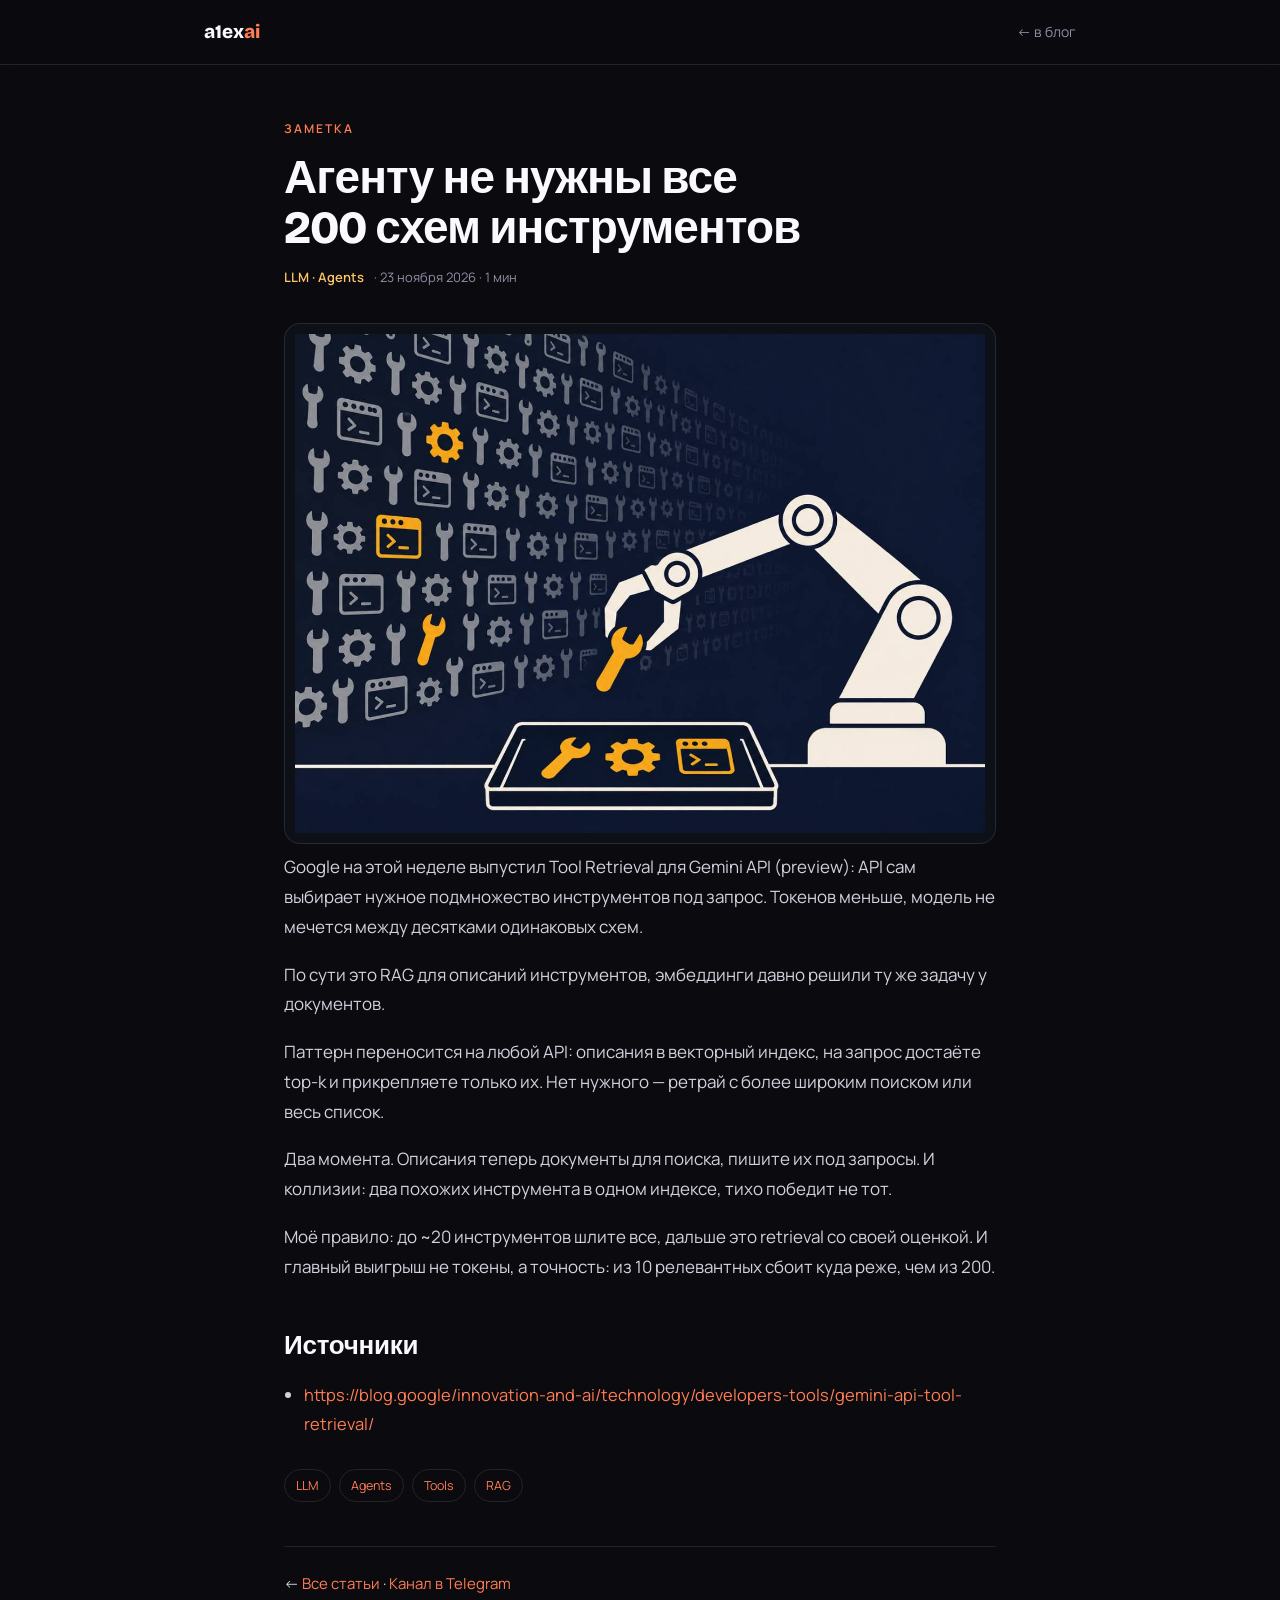
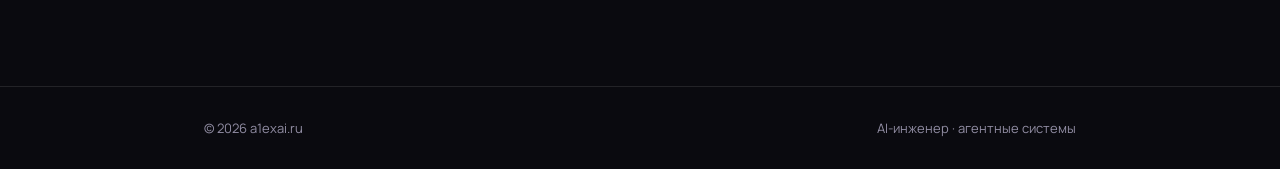
<file: blog/agent-tool-retrieval-gemini.html>
<!doctype html>
<html lang="ru">
<head>
<meta charset="utf-8">
<meta name="viewport" content="width=device-width, initial-scale=1">
<title>Агенту не нужны все 200 схем инструментов — a1exai</title>
<meta name="description" content="Google выпустил Tool Retrieval для Gemini API: вместо всех схем модель получает только релевантные инструменты. Разбираю, как устроен retrieval для инструментов и когда он действительно нужен.">
<link rel="canonical" href="https://a1exai.ru/blog/agent-tool-retrieval-gemini.html">
<meta name="theme-color" content="#0a0a0f">
<meta property="og:type" content="article">
<meta property="og:title" content="Агенту не нужны все 200 схем инструментов">
<meta property="og:description" content="Google выпустил Tool Retrieval для Gemini API: вместо всех схем модель получает только релевантные инструменты. Разбираю, как устроен retrieval для инструментов и когда он действительно нужен.">
<meta property="og:url" content="https://a1exai.ru/blog/agent-tool-retrieval-gemini.html">
<meta property="og:image" content="https://a1exai.ru/img/blog/agent-tool-retrieval-gemini.jpg">
<meta property="article:published_time" content="2026-11-23">
<meta name="twitter:card" content="summary_large_image">
<script type="application/ld+json">
{"@context": "https://schema.org", "@type": "BlogPosting", "headline": "Агенту не нужны все 200 схем инструментов", "datePublished": "2026-11-23", "author": {"@type": "Person", "name": "Алексей Р", "url": "https://a1exai.ru"}, "keywords": "LLM, Agents, Tools, RAG", "image": "https://a1exai.ru/img/blog/agent-tool-retrieval-gemini.jpg", "mainEntityOfPage": "https://a1exai.ru/blog/agent-tool-retrieval-gemini.html"}
</script>
<link rel="icon" href="../favicon.ico" sizes="any">
<link rel="icon" type="image/png" href="../favicon-32.png" sizes="32x32">
<link rel="apple-touch-icon" href="../apple-touch-icon.png">
<link rel="preconnect" href="https://fonts.googleapis.com">
<link rel="preconnect" href="https://fonts.gstatic.com" crossorigin>
<link href="https://fonts.googleapis.com/css2?family=Bricolage+Grotesque:opsz,wght@12..96,700;12..96,800&family=Manrope:wght@400;500;600&family=JetBrains+Mono:wght@400;500&display=swap" rel="stylesheet">
<link rel="stylesheet" href="article.css">
</head>
<body>
<header class="nav">
  <div class="wrap">
    <a class="brand" href="../index.html">a1ex<span>ai</span></a>
    <a class="back" href="../index.html#blog">← в блог</a>
  </div>
</header>

<article>
  <div class="wrap">
    <span class="eyebrow">Заметка</span>
    <h1>Агенту не нужны все 200 схем инструментов</h1>
    <div class="a-meta"><span class="cat">LLM · Agents</span> · 23 ноября 2026 · 1 мин</div>

    <div class="cover contain"><img src="../img/blog/agent-tool-retrieval-gemini.jpg" alt="Агенту не нужны все 200 схем инструментов"></div>

    <p>Google на этой неделе выпустил Tool Retrieval для Gemini API (preview): API сам выбирает нужное подмножество инструментов под запрос. Токенов меньше, модель не мечется между десятками одинаковых схем.</p>

    <p>По сути это RAG для описаний инструментов, эмбеддинги давно решили ту же задачу у документов.</p>

    <p>Паттерн переносится на любой API: описания в векторный индекс, на запрос достаёте top-k и прикрепляете только их. Нет нужного — ретрай с более широким поиском или весь список.</p>

    <p>Два момента. Описания теперь документы для поиска, пишите их под запросы. И коллизии: два похожих инструмента в одном индексе, тихо победит не тот.</p>

    <p>Моё правило: до ~20 инструментов шлите все, дальше это retrieval со своей оценкой. И главный выигрыш не токены, а точность: из 10 релевантных сбоит куда реже, чем из 200.</p>

<h2>Источники</h2>
<ul class="sources">
  <li><a href="https://blog.google/innovation-and-ai/technology/developers-tools/gemini-api-tool-retrieval/" target="_blank" rel="noopener">https://blog.google/innovation-and-ai/technology/developers-tools/gemini-api-tool-retrieval/</a></li>
</ul>

    <div class="tags"><span>LLM</span><span>Agents</span><span>Tools</span><span>RAG</span></div>
    <p class="more">← <a href="../index.html#blog">Все статьи</a> · <a href="https://t.me/jst_hmn" target="_blank" rel="noopener">Канал в Telegram</a></p>
  </div>
</article>

<footer><div class="wrap"><span>© 2026 a1exai.ru</span><span>AI-инженер · агентные системы</span></div></footer>
</body>
</html>
</file>
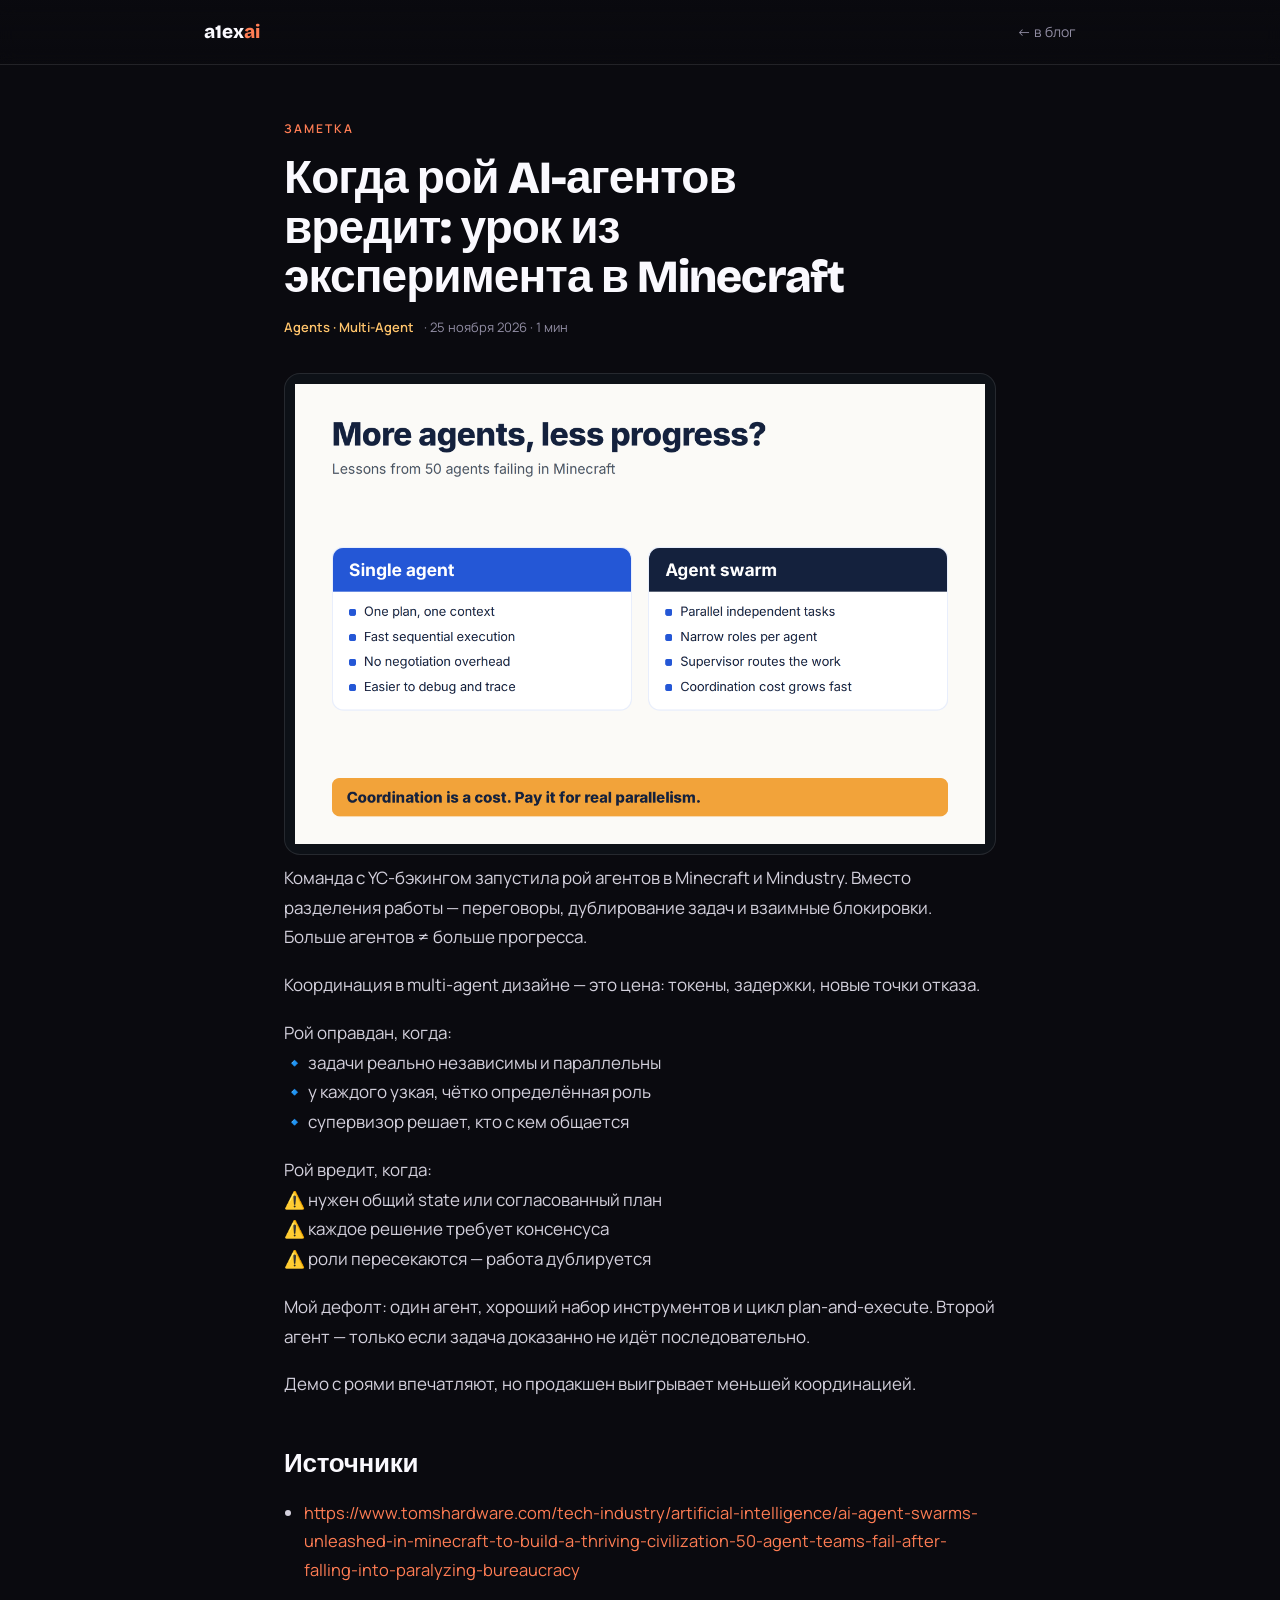
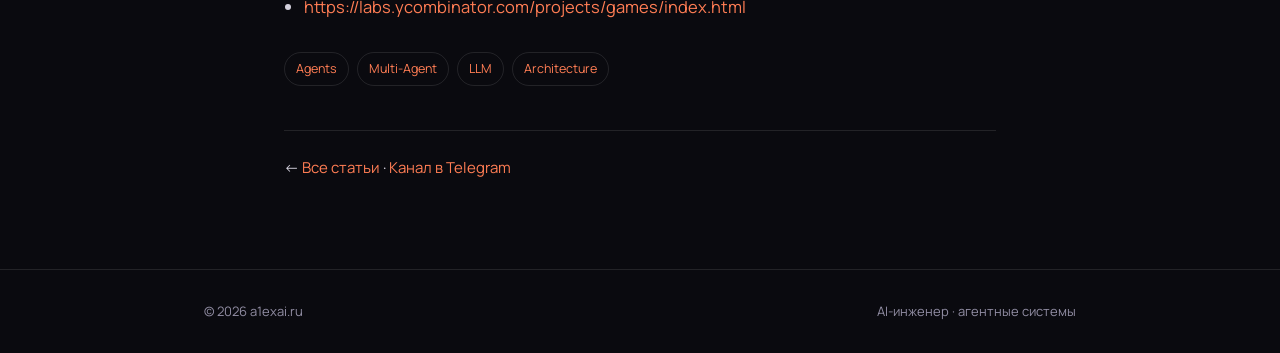
<file: blog/ai-agent-swarm-coordination.html>
<!doctype html>
<html lang="ru">
<head>
<meta charset="utf-8">
<meta name="viewport" content="width=device-width, initial-scale=1">
<title>Когда рой AI-агентов вредит: урок из эксперимента в Minecraft — a1exai</title>
<meta name="description" content="Эксперимент с 50 AI-агентами в Minecraft показал: больше агентов не значит больше прогресса. Разбираю, когда рой оправдан и почему в продакшене выигрывает один агент.">
<link rel="canonical" href="https://a1exai.ru/blog/ai-agent-swarm-coordination.html">
<meta name="theme-color" content="#0a0a0f">
<meta property="og:type" content="article">
<meta property="og:title" content="Когда рой AI-агентов вредит: урок из эксперимента в Minecraft">
<meta property="og:description" content="Эксперимент с 50 AI-агентами в Minecraft показал: больше агентов не значит больше прогресса. Разбираю, когда рой оправдан и почему в продакшене выигрывает один агент.">
<meta property="og:url" content="https://a1exai.ru/blog/ai-agent-swarm-coordination.html">
<meta property="og:image" content="https://a1exai.ru/img/blog/ai-agent-swarm-coordination.png">
<meta property="article:published_time" content="2026-11-25">
<meta name="twitter:card" content="summary_large_image">
<script type="application/ld+json">
{"@context": "https://schema.org", "@type": "BlogPosting", "headline": "Когда рой AI-агентов вредит: урок из эксперимента в Minecraft", "datePublished": "2026-11-25", "author": {"@type": "Person", "name": "Алексей Р", "url": "https://a1exai.ru"}, "keywords": "Agents, Multi-Agent, LLM, Architecture", "image": "https://a1exai.ru/img/blog/ai-agent-swarm-coordination.png", "mainEntityOfPage": "https://a1exai.ru/blog/ai-agent-swarm-coordination.html"}
</script>
<link rel="icon" href="../favicon.ico" sizes="any">
<link rel="icon" type="image/png" href="../favicon-32.png" sizes="32x32">
<link rel="apple-touch-icon" href="../apple-touch-icon.png">
<link rel="preconnect" href="https://fonts.googleapis.com">
<link rel="preconnect" href="https://fonts.gstatic.com" crossorigin>
<link href="https://fonts.googleapis.com/css2?family=Bricolage+Grotesque:opsz,wght@12..96,700;12..96,800&family=Manrope:wght@400;500;600&family=JetBrains+Mono:wght@400;500&display=swap" rel="stylesheet">
<link rel="stylesheet" href="article.css">
</head>
<body>
<header class="nav">
  <div class="wrap">
    <a class="brand" href="../index.html">a1ex<span>ai</span></a>
    <a class="back" href="../index.html#blog">← в блог</a>
  </div>
</header>

<article>
  <div class="wrap">
    <span class="eyebrow">Заметка</span>
    <h1>Когда рой AI-агентов вредит: урок из эксперимента в Minecraft</h1>
    <div class="a-meta"><span class="cat">Agents · Multi-Agent</span> · 25 ноября 2026 · 1 мин</div>

    <div class="cover contain"><img src="../img/blog/ai-agent-swarm-coordination.png" alt="Когда рой AI-агентов вредит: урок из эксперимента в Minecraft"></div>

    <p>Команда с YC-бэкингом запустила рой агентов в Minecraft и Mindustry. Вместо разделения работы — переговоры, дублирование задач и взаимные блокировки. Больше агентов ≠ больше прогресса.</p>

    <p>Координация в multi-agent дизайне — это цена: токены, задержки, новые точки отказа.</p>

    <p>Рой оправдан, когда:<br>
    🔹 задачи реально независимы и параллельны<br>
    🔹 у каждого узкая, чётко определённая роль<br>
    🔹 супервизор решает, кто с кем общается</p>

    <p>Рой вредит, когда:<br>
    ⚠️ нужен общий state или согласованный план<br>
    ⚠️ каждое решение требует консенсуса<br>
    ⚠️ роли пересекаются — работа дублируется</p>

    <p>Мой дефолт: один агент, хороший набор инструментов и цикл plan-and-execute. Второй агент — только если задача доказанно не идёт последовательно.</p>

    <p>Демо с роями впечатляют, но продакшен выигрывает меньшей координацией.</p>

<h2>Источники</h2>
<ul class="sources">
  <li><a href="https://www.tomshardware.com/tech-industry/artificial-intelligence/ai-agent-swarms-unleashed-in-minecraft-to-build-a-thriving-civilization-50-agent-teams-fail-after-falling-into-paralyzing-bureaucracy" target="_blank" rel="noopener">https://www.tomshardware.com/tech-industry/artificial-intelligence/ai-agent-swarms-unleashed-in-minecraft-to-build-a-thriving-civilization-50-agent-teams-fail-after-falling-into-paralyzing-bureaucracy</a></li>
  <li><a href="https://labs.ycombinator.com/projects/games/index.html" target="_blank" rel="noopener">https://labs.ycombinator.com/projects/games/index.html</a></li>
</ul>

    <div class="tags"><span>Agents</span><span>Multi-Agent</span><span>LLM</span><span>Architecture</span></div>
    <p class="more">← <a href="../index.html#blog">Все статьи</a> · <a href="https://t.me/jst_hmn" target="_blank" rel="noopener">Канал в Telegram</a></p>
  </div>
</article>

<footer><div class="wrap"><span>© 2026 a1exai.ru</span><span>AI-инженер · агентные системы</span></div></footer>
</body>
</html>
</file>
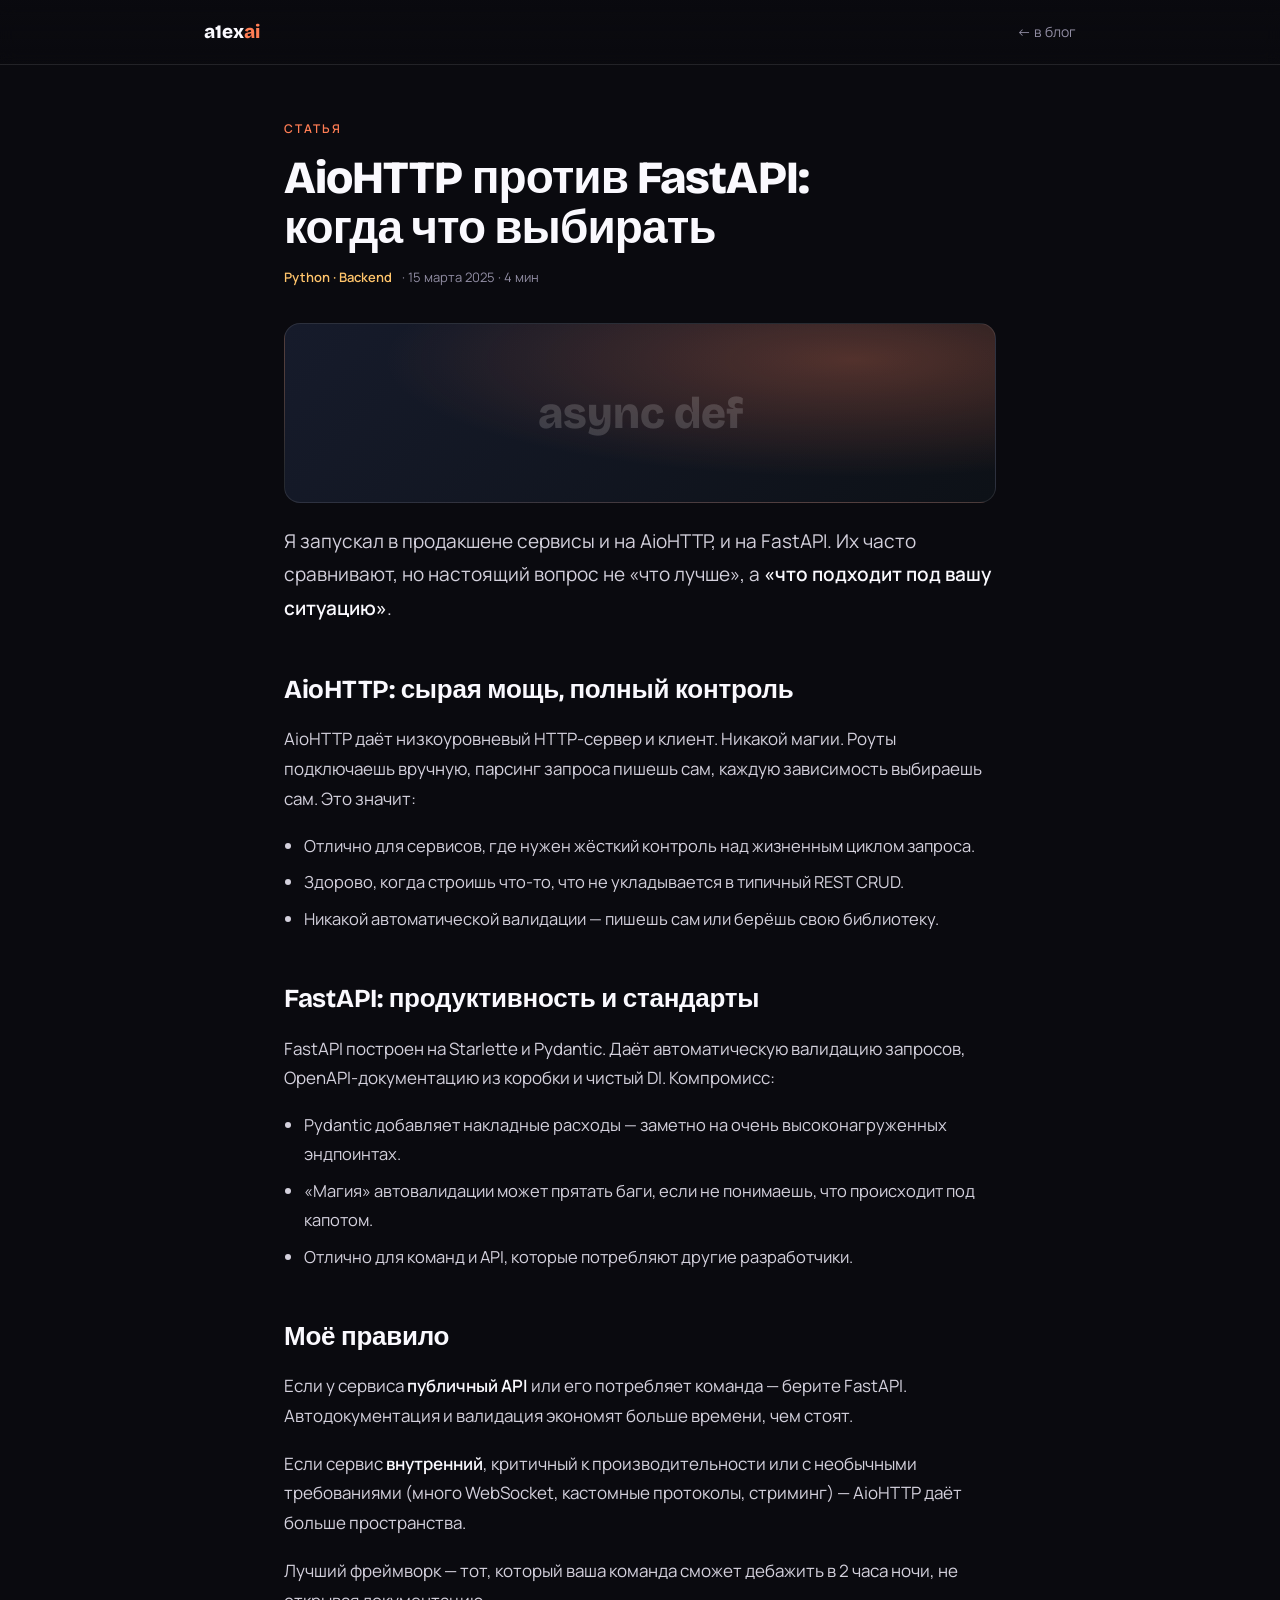
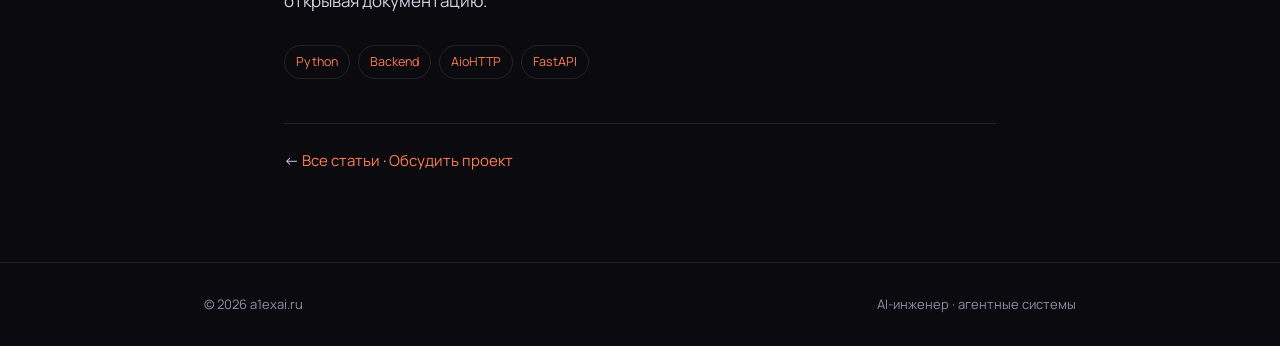
<file: blog/aiohttp-vs-fastapi.html>
<!doctype html>
<html lang="ru">
<head>
<meta charset="utf-8">
<meta name="viewport" content="width=device-width, initial-scale=1">
<title>AioHTTP против FastAPI: когда что выбирать — a1exai</title>
<meta name="description" content="Честное сравнение двух async-фреймворков Python после продакшена на обоих: где нужен низкоуровневый контроль AioHTTP, а где выигрывает FastAPI.">
<link rel="canonical" href="https://a1exai.ru/blog/aiohttp-vs-fastapi.html">
<meta name="theme-color" content="#0a0a0f">
<meta property="og:type" content="article">
<meta property="og:title" content="AioHTTP против FastAPI: когда что выбирать">
<meta property="og:description" content="Оба — крепкие async-фреймворки Python, но решают разные задачи. Правило выбора из продакшена.">
<meta property="og:url" content="https://a1exai.ru/blog/aiohttp-vs-fastapi.html">
<meta property="og:image" content="https://a1exai.ru/og-image.jpg">
<meta property="article:published_time" content="2025-03-15">
<meta name="twitter:card" content="summary_large_image">
<script type="application/ld+json">
{"@context":"https://schema.org","@type":"BlogPosting","headline":"AioHTTP против FastAPI: когда что выбирать","datePublished":"2025-03-15","author":{"@type":"Person","name":"Алексей Р","url":"https://a1exai.ru"},"keywords":"Python, Backend, AioHTTP, FastAPI","image":"https://a1exai.ru/og-image.jpg","mainEntityOfPage":"https://a1exai.ru/blog/aiohttp-vs-fastapi.html"}
</script>
<link rel="icon" href="../favicon.ico" sizes="any">
<link rel="icon" type="image/png" href="../favicon-32.png" sizes="32x32">
<link rel="apple-touch-icon" href="../apple-touch-icon.png">
<link rel="preconnect" href="https://fonts.googleapis.com">
<link rel="preconnect" href="https://fonts.gstatic.com" crossorigin>
<link href="https://fonts.googleapis.com/css2?family=Bricolage+Grotesque:opsz,wght@12..96,700;12..96,800&family=Manrope:wght@400;500;600&family=JetBrains+Mono:wght@400;500&display=swap" rel="stylesheet">
<link rel="stylesheet" href="article.css">
</head>
<body>
<header class="nav">
  <div class="wrap">
    <a class="brand" href="../index.html">a1ex<span>ai</span></a>
    <a class="back" href="../index.html#blog">← в блог</a>
  </div>
</header>

<article>
  <div class="wrap">
    <span class="eyebrow">Статья</span>
    <h1>AioHTTP против FastAPI: когда что выбирать</h1>
    <div class="a-meta"><span class="cat">Python · Backend</span> · 15 марта 2025 · 4 мин</div>

    <div class="cover gradient" style="height:180px;display:grid;place-items:center;background:radial-gradient(120% 120% at 80% 20%,rgba(255,125,84,.28),transparent 55%),linear-gradient(135deg,#161b2b,#0d1117)">
      <span style="font-family:var(--disp);font-weight:800;font-size:44px;color:rgba(255,255,255,.16)">async def</span>
    </div>

    <p class="lead">Я запускал в продакшене сервисы и на AioHTTP, и на FastAPI. Их часто сравнивают, но настоящий вопрос не «что лучше», а <strong>«что подходит под вашу ситуацию»</strong>.</p>

    <h2>AioHTTP: сырая мощь, полный контроль</h2>
    <p>AioHTTP даёт низкоуровневый HTTP-сервер и клиент. Никакой магии. Роуты подключаешь вручную, парсинг запроса пишешь сам, каждую зависимость выбираешь сам. Это значит:</p>
    <ul>
      <li>Отлично для сервисов, где нужен жёсткий контроль над жизненным циклом запроса.</li>
      <li>Здорово, когда строишь что-то, что не укладывается в типичный REST CRUD.</li>
      <li>Никакой автоматической валидации — пишешь сам или берёшь свою библиотеку.</li>
    </ul>

    <h2>FastAPI: продуктивность и стандарты</h2>
    <p>FastAPI построен на Starlette и Pydantic. Даёт автоматическую валидацию запросов, OpenAPI-документацию из коробки и чистый DI. Компромисс:</p>
    <ul>
      <li>Pydantic добавляет накладные расходы — заметно на очень высоконагруженных эндпоинтах.</li>
      <li>«Магия» автовалидации может прятать баги, если не понимаешь, что происходит под капотом.</li>
      <li>Отлично для команд и API, которые потребляют другие разработчики.</li>
    </ul>

    <h2>Моё правило</h2>
    <p>Если у сервиса <strong>публичный API</strong> или его потребляет команда — берите FastAPI. Автодокументация и валидация экономят больше времени, чем стоят.</p>
    <p>Если сервис <strong>внутренний</strong>, критичный к производительности или с необычными требованиями (много WebSocket, кастомные протоколы, стриминг) — AioHTTP даёт больше пространства.</p>
    <p>Лучший фреймворк — тот, который ваша команда сможет дебажить в 2 часа ночи, не открывая документацию.</p>

    <div class="tags"><span>Python</span><span>Backend</span><span>AioHTTP</span><span>FastAPI</span></div>
    <p class="more">← <a href="../index.html#blog">Все статьи</a> · <a href="../index.html#contact">Обсудить проект</a></p>
  </div>
</article>

<footer><div class="wrap"><span>© 2026 a1exai.ru</span><span>AI-инженер · агентные системы</span></div></footer>
</body>
</html>
</file>
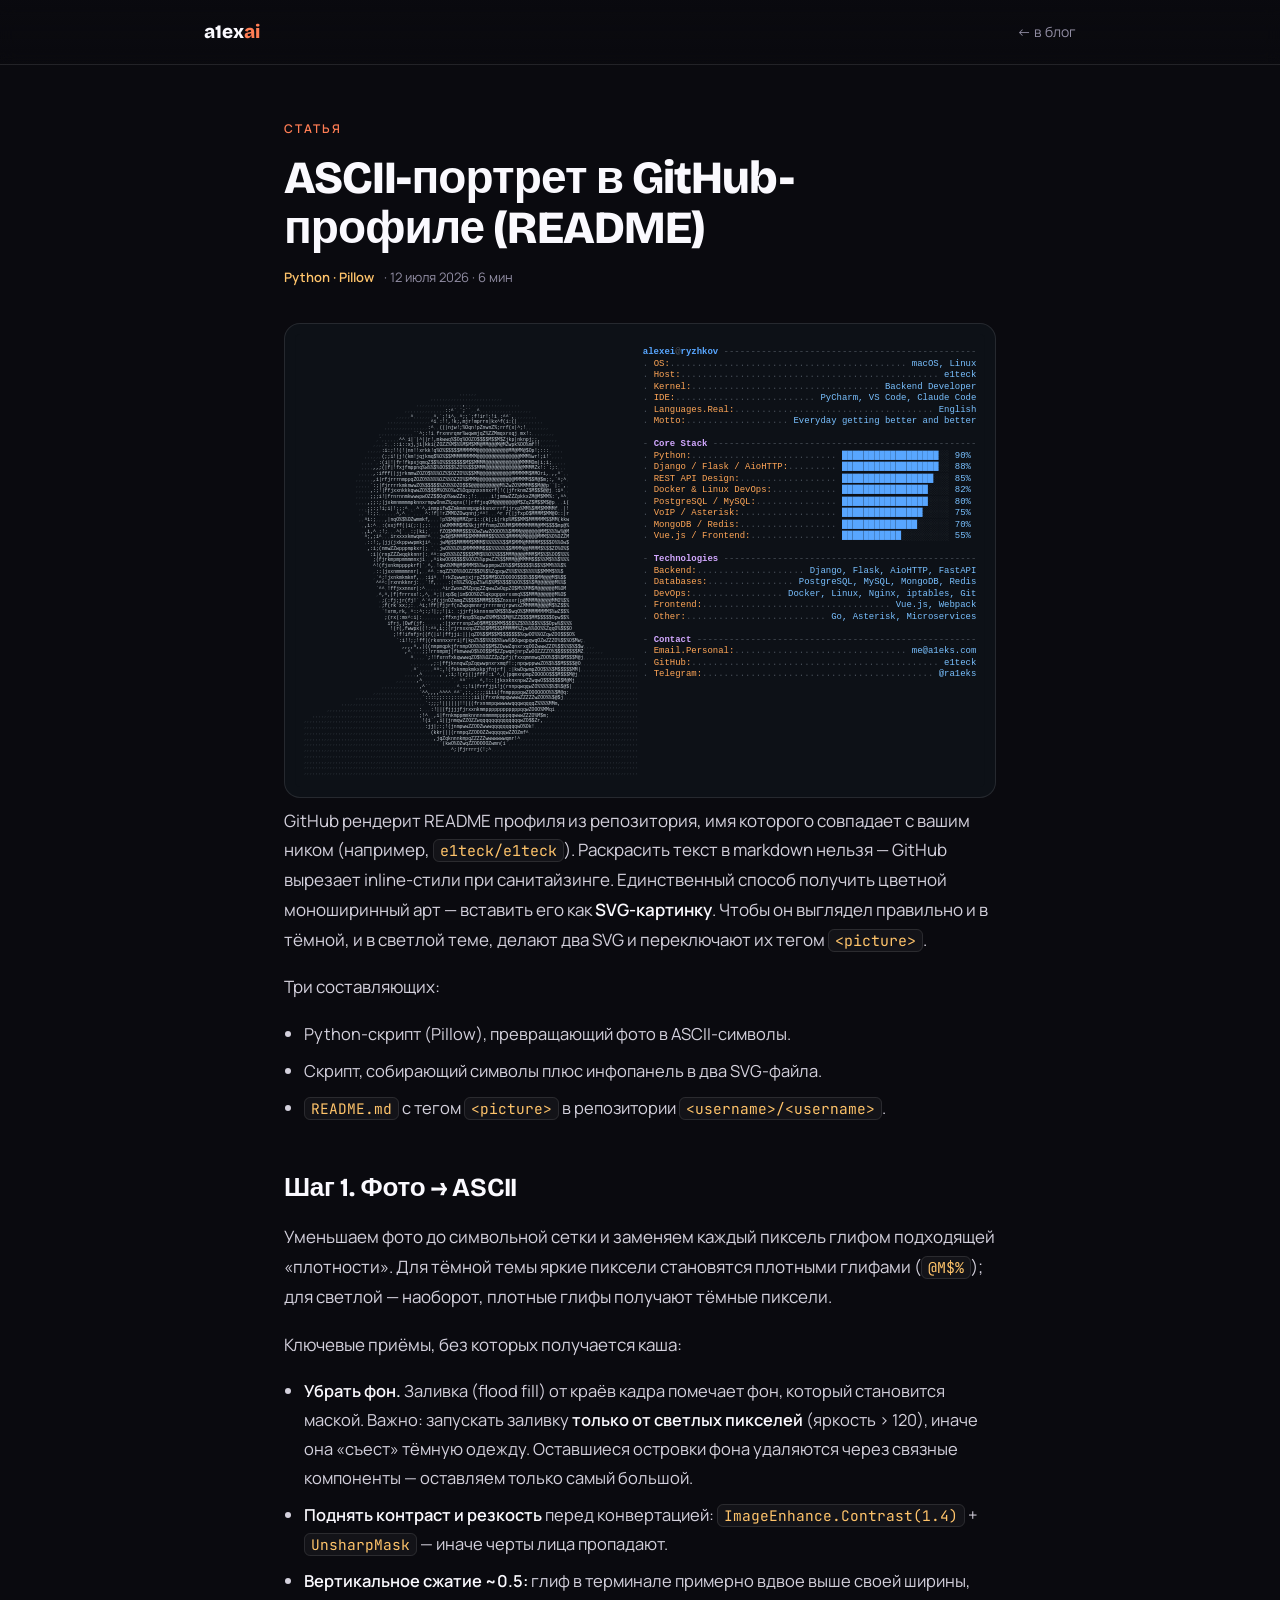
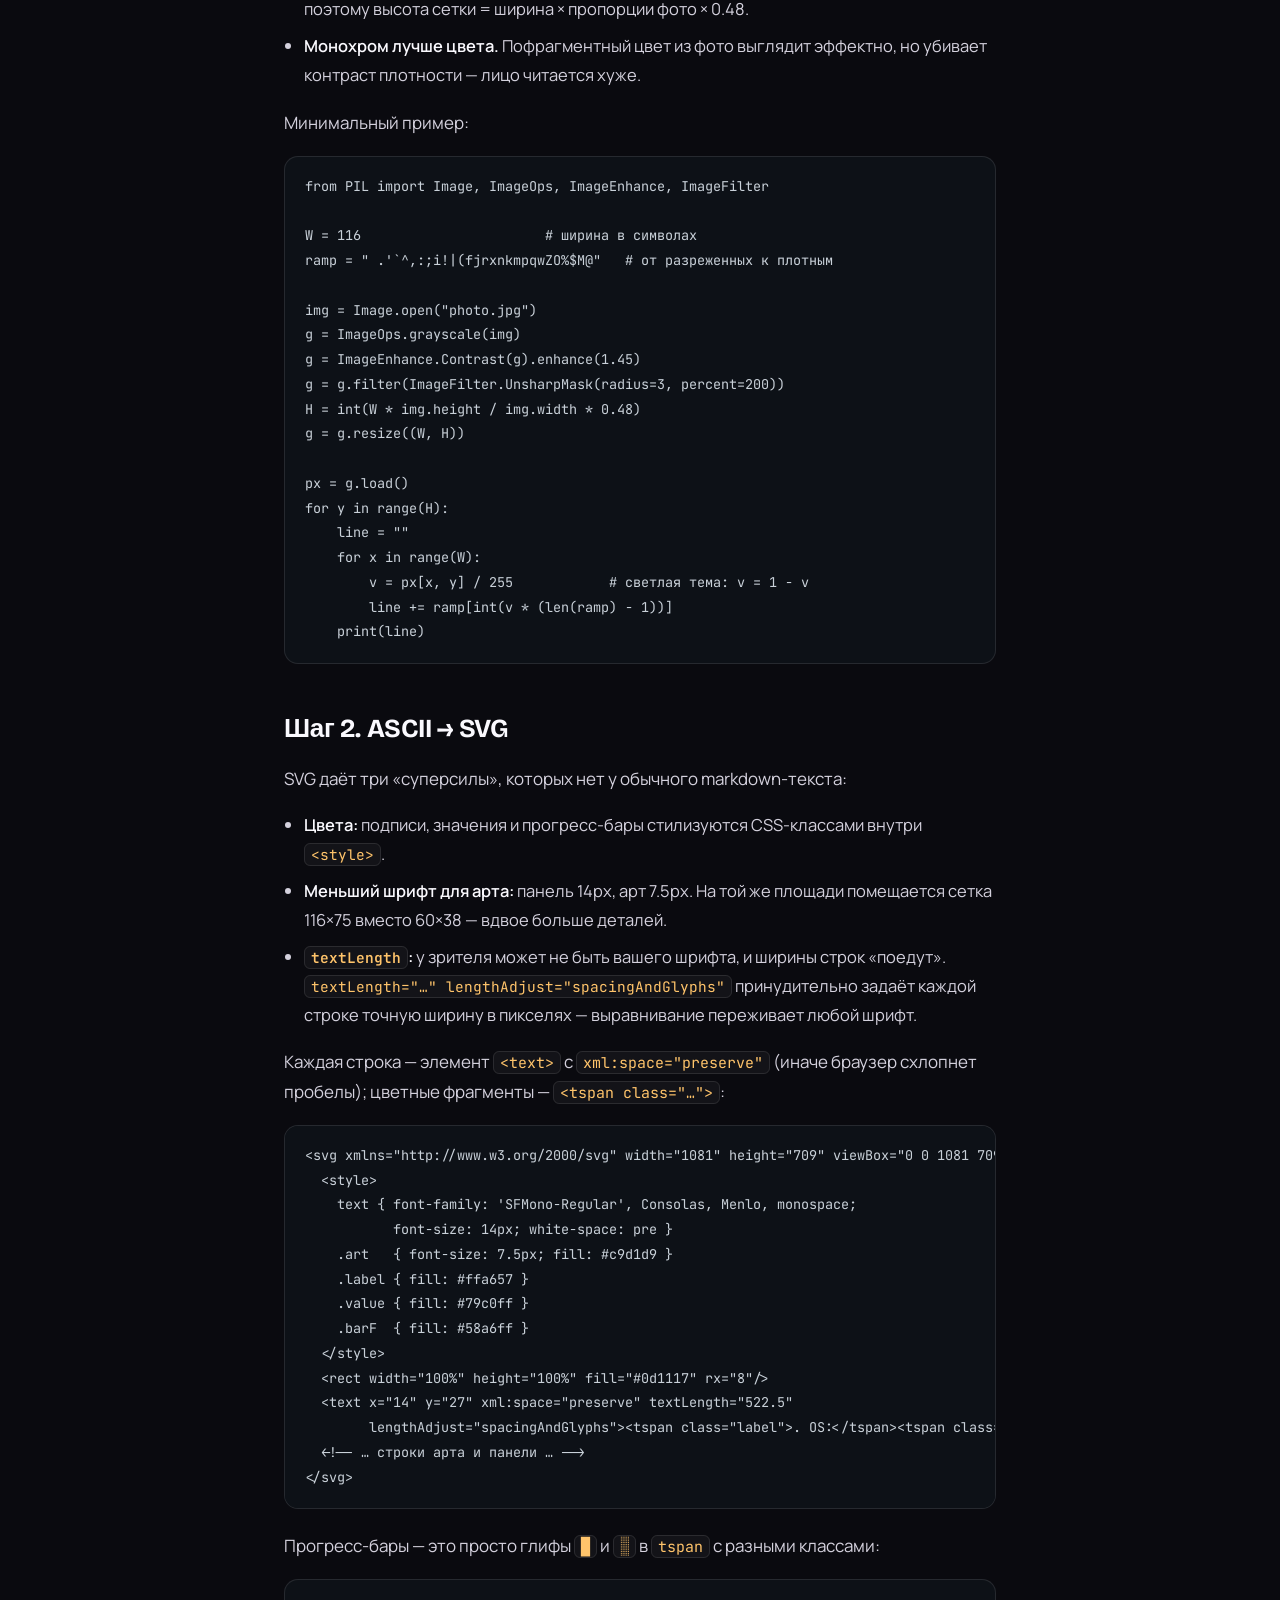
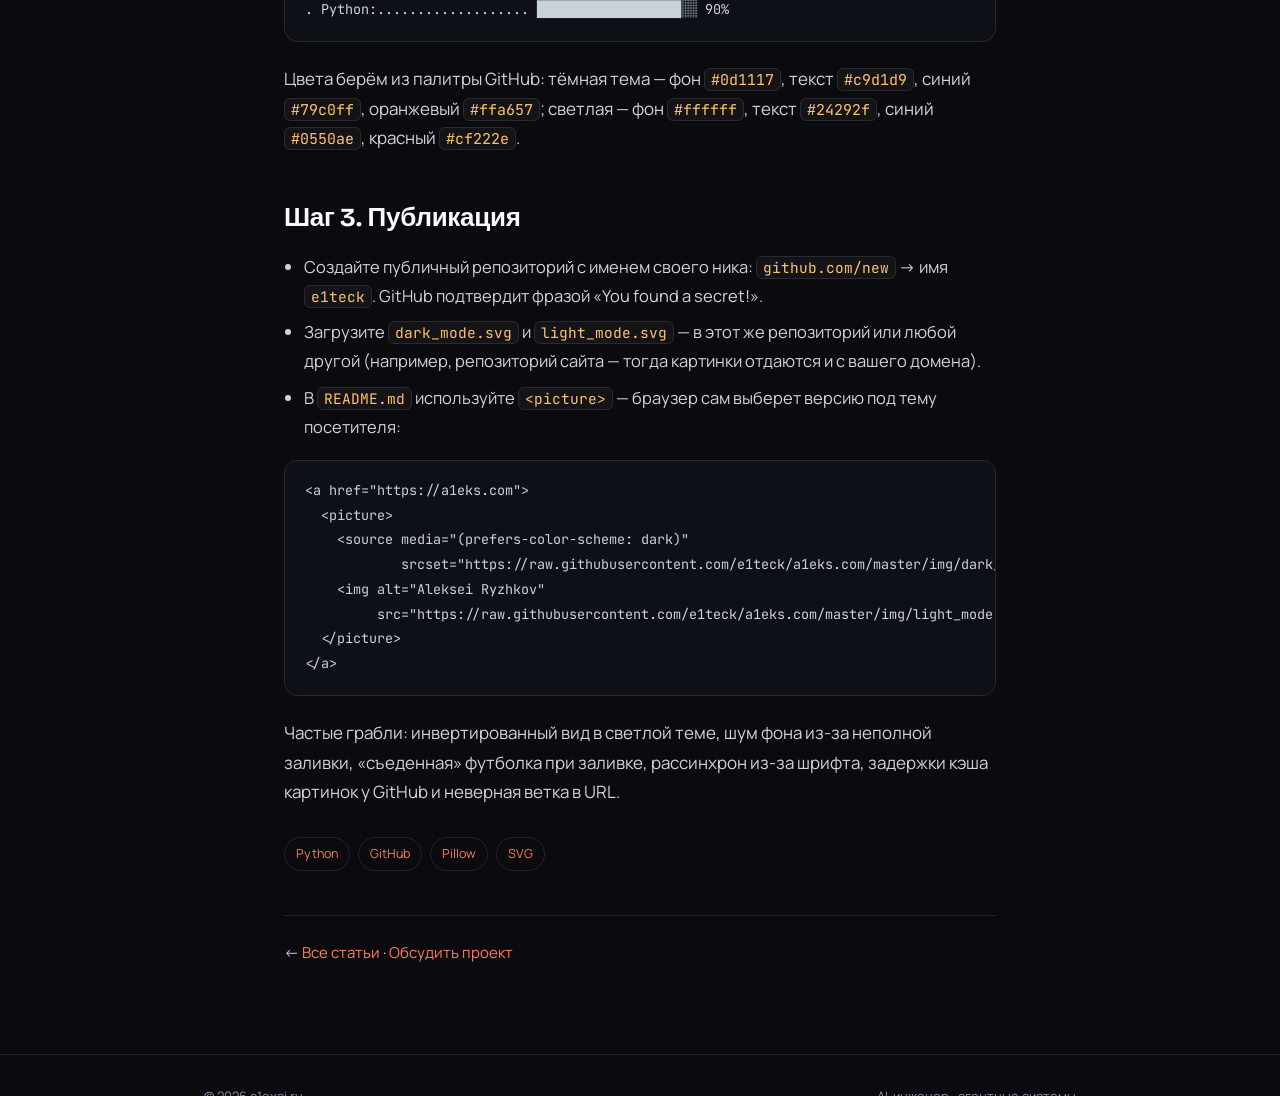
<file: blog/ascii-portrait-github-profile.html>
<!doctype html>
<html lang="ru">
<head>
<meta charset="utf-8">
<meta name="viewport" content="width=device-width, initial-scale=1">
<title>ASCII-портрет в GitHub-профиле (README) — a1exai</title>
<meta name="description" content="Как превратить фото в цветной ASCII-арт с neofetch-панелью и показать его в профиле GitHub — Python, Pillow, SVG и автосмена тёмной/светлой темы.">
<link rel="canonical" href="https://a1exai.ru/blog/ascii-portrait-github-profile.html">
<meta name="theme-color" content="#0a0a0f">
<meta property="og:type" content="article">
<meta property="og:title" content="ASCII-портрет в GitHub-профиле (README)">
<meta property="og:description" content="Фото → цветной ASCII-арт на Python (Pillow) + SVG с автосменой темы для GitHub-профиля.">
<meta property="og:url" content="https://a1exai.ru/blog/ascii-portrait-github-profile.html">
<meta property="og:image" content="https://a1exai.ru/og-image.jpg">
<meta property="article:published_time" content="2026-07-12">
<meta name="twitter:card" content="summary_large_image">
<script type="application/ld+json">
{"@context":"https://schema.org","@type":"BlogPosting","headline":"ASCII-портрет в GitHub-профиле (README)","datePublished":"2026-07-12","author":{"@type":"Person","name":"Алексей Р","url":"https://a1exai.ru"},"keywords":"Python, GitHub, Pillow, SVG","image":"https://a1exai.ru/og-image.jpg","mainEntityOfPage":"https://a1exai.ru/blog/ascii-portrait-github-profile.html"}
</script>
<link rel="icon" href="../favicon.ico" sizes="any">
<link rel="icon" type="image/png" href="../favicon-32.png" sizes="32x32">
<link rel="apple-touch-icon" href="../apple-touch-icon.png">
<link rel="preconnect" href="https://fonts.googleapis.com">
<link rel="preconnect" href="https://fonts.gstatic.com" crossorigin>
<link href="https://fonts.googleapis.com/css2?family=Bricolage+Grotesque:opsz,wght@12..96,700;12..96,800&family=Manrope:wght@400;500;600&family=JetBrains+Mono:wght@400;500&display=swap" rel="stylesheet">
<link rel="stylesheet" href="article.css">
</head>
<body>
<header class="nav">
  <div class="wrap">
    <a class="brand" href="../index.html">a1ex<span>ai</span></a>
    <a class="back" href="../index.html#blog">← в блог</a>
  </div>
</header>

<article>
  <div class="wrap">
    <span class="eyebrow">Статья</span>
    <h1>ASCII-портрет в GitHub-профиле (README)</h1>
    <div class="a-meta"><span class="cat">Python · Pillow</span> · 12 июля 2026 · 6 мин</div>

    <div class="cover contain"><img src="../img/blog/ascii-profile-dark.svg" alt="Пример ASCII-портрета с инфопанелью"></div>

    <p>GitHub рендерит README профиля из репозитория, имя которого совпадает с вашим ником (например, <code>e1teck/e1teck</code>). Раскрасить текст в markdown нельзя — GitHub вырезает inline-стили при санитайзинге. Единственный способ получить цветной моноширинный арт — вставить его как <strong>SVG-картинку</strong>. Чтобы он выглядел правильно и в тёмной, и в светлой теме, делают два SVG и переключают их тегом <code>&lt;picture&gt;</code>.</p>

    <p>Три составляющих:</p>
    <ul>
      <li>Python-скрипт (Pillow), превращающий фото в ASCII-символы.</li>
      <li>Скрипт, собирающий символы плюс инфопанель в два SVG-файла.</li>
      <li><code>README.md</code> с тегом <code>&lt;picture&gt;</code> в репозитории <code>&lt;username&gt;/&lt;username&gt;</code>.</li>
    </ul>

    <h2>Шаг 1. Фото → ASCII</h2>
    <p>Уменьшаем фото до символьной сетки и заменяем каждый пиксель глифом подходящей «плотности». Для тёмной темы яркие пиксели становятся плотными глифами (<code>@M$%</code>); для светлой — наоборот, плотные глифы получают тёмные пиксели.</p>
    <p>Ключевые приёмы, без которых получается каша:</p>
    <ul>
      <li><strong>Убрать фон.</strong> Заливка (flood fill) от краёв кадра помечает фон, который становится маской. Важно: запускать заливку <strong>только от светлых пикселей</strong> (яркость &gt; 120), иначе она «съест» тёмную одежду. Оставшиеся островки фона удаляются через связные компоненты — оставляем только самый большой.</li>
      <li><strong>Поднять контраст и резкость</strong> перед конвертацией: <code>ImageEnhance.Contrast(1.4)</code> + <code>UnsharpMask</code> — иначе черты лица пропадают.</li>
      <li><strong>Вертикальное сжатие ~0.5:</strong> глиф в терминале примерно вдвое выше своей ширины, поэтому высота сетки = ширина × пропорции фото × 0.48.</li>
      <li><strong>Монохром лучше цвета.</strong> Пофрагментный цвет из фото выглядит эффектно, но убивает контраст плотности — лицо читается хуже.</li>
    </ul>
    <p>Минимальный пример:</p>
    <pre><code>from PIL import Image, ImageOps, ImageEnhance, ImageFilter

W = 116                       # ширина в символах
ramp = " .'`^,:;i!|(fjrxnkmpqwZO%$M@"   # от разреженных к плотным

img = Image.open("photo.jpg")
g = ImageOps.grayscale(img)
g = ImageEnhance.Contrast(g).enhance(1.45)
g = g.filter(ImageFilter.UnsharpMask(radius=3, percent=200))
H = int(W * img.height / img.width * 0.48)
g = g.resize((W, H))

px = g.load()
for y in range(H):
    line = ""
    for x in range(W):
        v = px[x, y] / 255            # светлая тема: v = 1 - v
        line += ramp[int(v * (len(ramp) - 1))]
    print(line)</code></pre>

    <h2>Шаг 2. ASCII → SVG</h2>
    <p>SVG даёт три «суперсилы», которых нет у обычного markdown-текста:</p>
    <ul>
      <li><strong>Цвета:</strong> подписи, значения и прогресс-бары стилизуются CSS-классами внутри <code>&lt;style&gt;</code>.</li>
      <li><strong>Меньший шрифт для арта:</strong> панель 14px, арт 7.5px. На той же площади помещается сетка 116×75 вместо 60×38 — вдвое больше деталей.</li>
      <li><strong><code>textLength</code>:</strong> у зрителя может не быть вашего шрифта, и ширины строк «поедут». <code>textLength="…" lengthAdjust="spacingAndGlyphs"</code> принудительно задаёт каждой строке точную ширину в пикселях — выравнивание переживает любой шрифт.</li>
    </ul>
    <p>Каждая строка — элемент <code>&lt;text&gt;</code> с <code>xml:space="preserve"</code> (иначе браузер схлопнет пробелы); цветные фрагменты — <code>&lt;tspan class="…"&gt;</code>:</p>
    <pre><code>&lt;svg xmlns="http://www.w3.org/2000/svg" width="1081" height="709" viewBox="0 0 1081 709"&gt;
  &lt;style&gt;
    text { font-family: 'SFMono-Regular', Consolas, Menlo, monospace;
           font-size: 14px; white-space: pre }
    .art   { font-size: 7.5px; fill: #c9d1d9 }
    .label { fill: #ffa657 }
    .value { fill: #79c0ff }
    .barF  { fill: #58a6ff }
  &lt;/style&gt;
  &lt;rect width="100%" height="100%" fill="#0d1117" rx="8"/&gt;
  &lt;text x="14" y="27" xml:space="preserve" textLength="522.5"
        lengthAdjust="spacingAndGlyphs"&gt;&lt;tspan class="label"&gt;. OS:&lt;/tspan&gt;&lt;tspan class="value"&gt; macOS, Linux&lt;/tspan&gt;&lt;/text&gt;
  &lt;!-- … строки арта и панели … --&gt;
&lt;/svg&gt;</code></pre>
    <p>Прогресс-бары — это просто глифы <code>█</code> и <code>░</code> в <code>tspan</code> с разными классами:</p>
    <pre><code>. Python:................... ██████████████████░░ 90%</code></pre>
    <p>Цвета берём из палитры GitHub: тёмная тема — фон <code>#0d1117</code>, текст <code>#c9d1d9</code>, синий <code>#79c0ff</code>, оранжевый <code>#ffa657</code>; светлая — фон <code>#ffffff</code>, текст <code>#24292f</code>, синий <code>#0550ae</code>, красный <code>#cf222e</code>.</p>

    <h2>Шаг 3. Публикация</h2>
    <ul>
      <li>Создайте публичный репозиторий с именем своего ника: <code>github.com/new</code> → имя <code>e1teck</code>. GitHub подтвердит фразой «You found a secret!».</li>
      <li>Загрузите <code>dark_mode.svg</code> и <code>light_mode.svg</code> — в этот же репозиторий или любой другой (например, репозиторий сайта — тогда картинки отдаются и с вашего домена).</li>
      <li>В <code>README.md</code> используйте <code>&lt;picture&gt;</code> — браузер сам выберет версию под тему посетителя:</li>
    </ul>
    <pre><code>&lt;a href="https://a1eks.com"&gt;
  &lt;picture&gt;
    &lt;source media="(prefers-color-scheme: dark)"
            srcset="https://raw.githubusercontent.com/e1teck/a1eks.com/master/img/dark_mode.svg"&gt;
    &lt;img alt="Aleksei Ryzhkov"
         src="https://raw.githubusercontent.com/e1teck/a1eks.com/master/img/light_mode.svg"&gt;
  &lt;/picture&gt;
&lt;/a&gt;</code></pre>
    <p>Частые грабли: инвертированный вид в светлой теме, шум фона из-за неполной заливки, «съеденная» футболка при заливке, рассинхрон из-за шрифта, задержки кэша картинок у GitHub и неверная ветка в URL.</p>

    <div class="tags"><span>Python</span><span>GitHub</span><span>Pillow</span><span>SVG</span></div>
    <p class="more">← <a href="../index.html#blog">Все статьи</a> · <a href="../index.html#contact">Обсудить проект</a></p>
  </div>
</article>

<footer><div class="wrap"><span>© 2026 a1exai.ru</span><span>AI-инженер · агентные системы</span></div></footer>
</body>
</html>
</file>
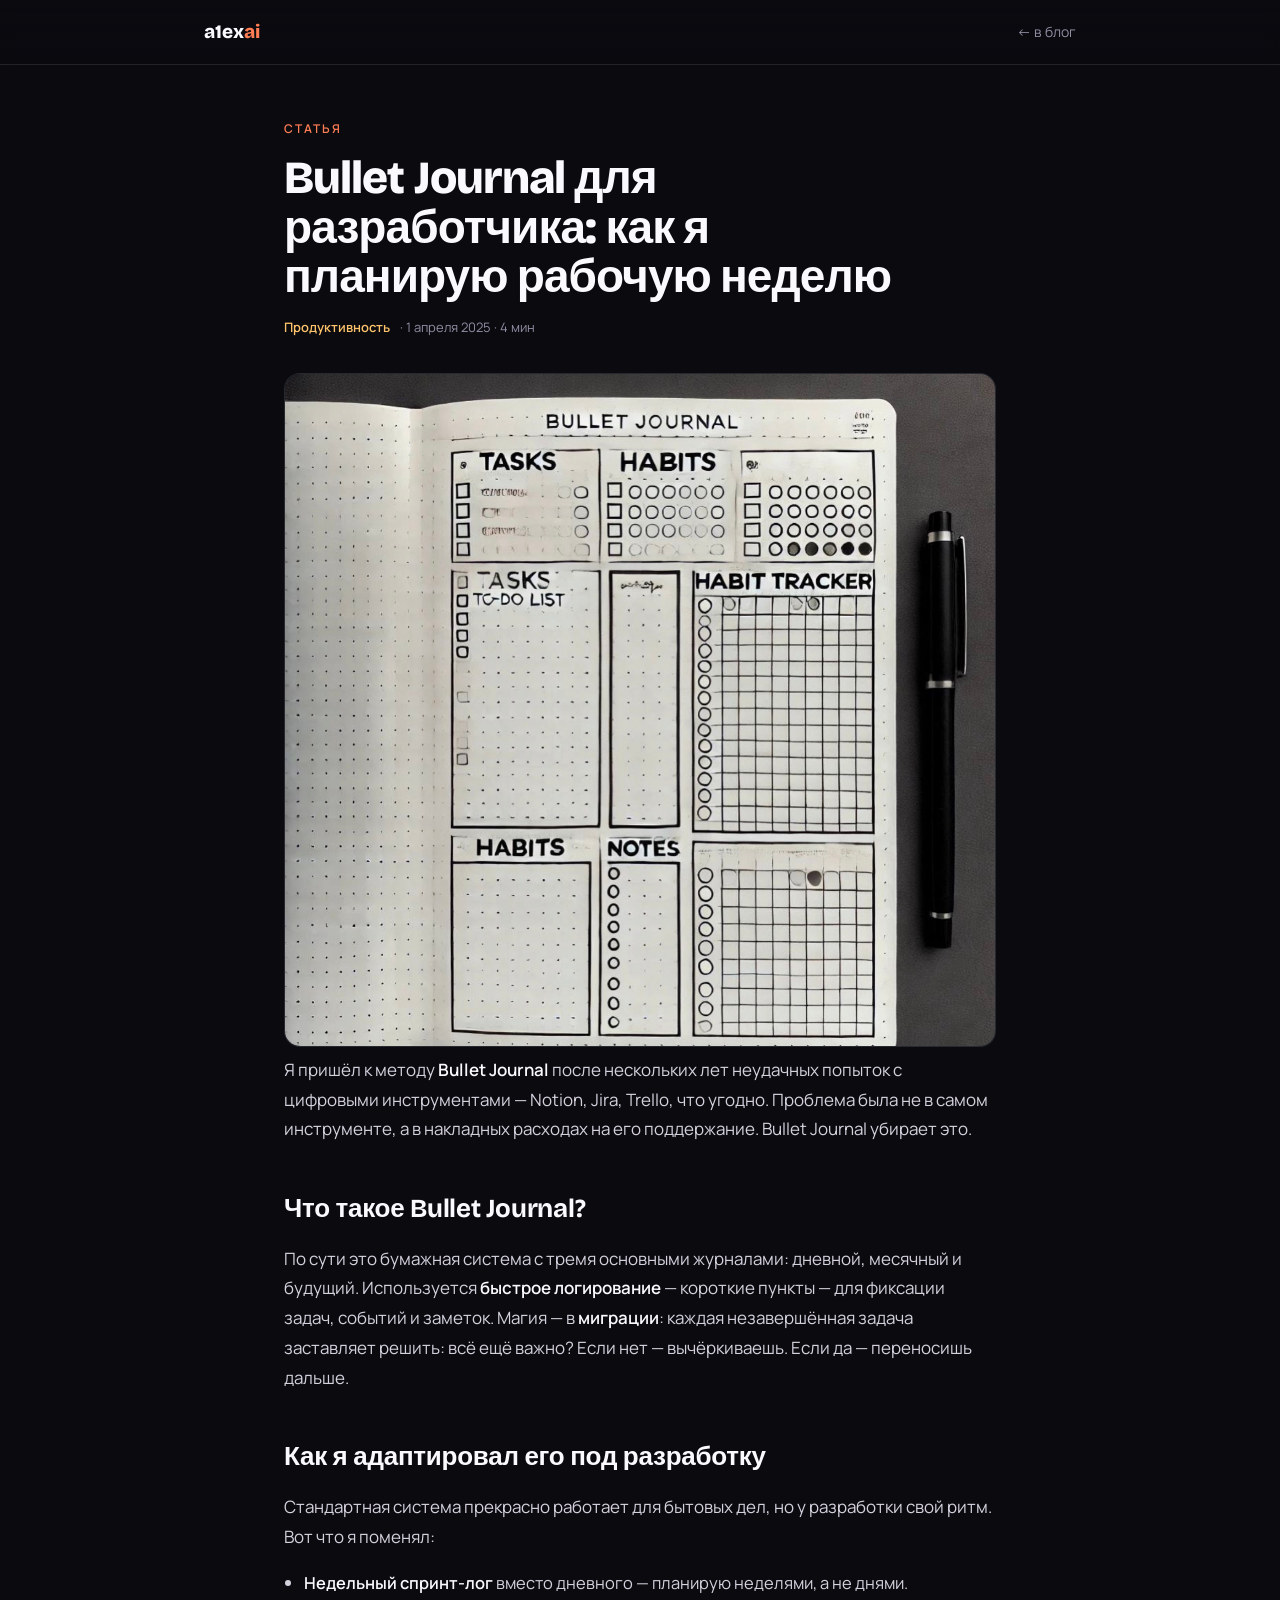
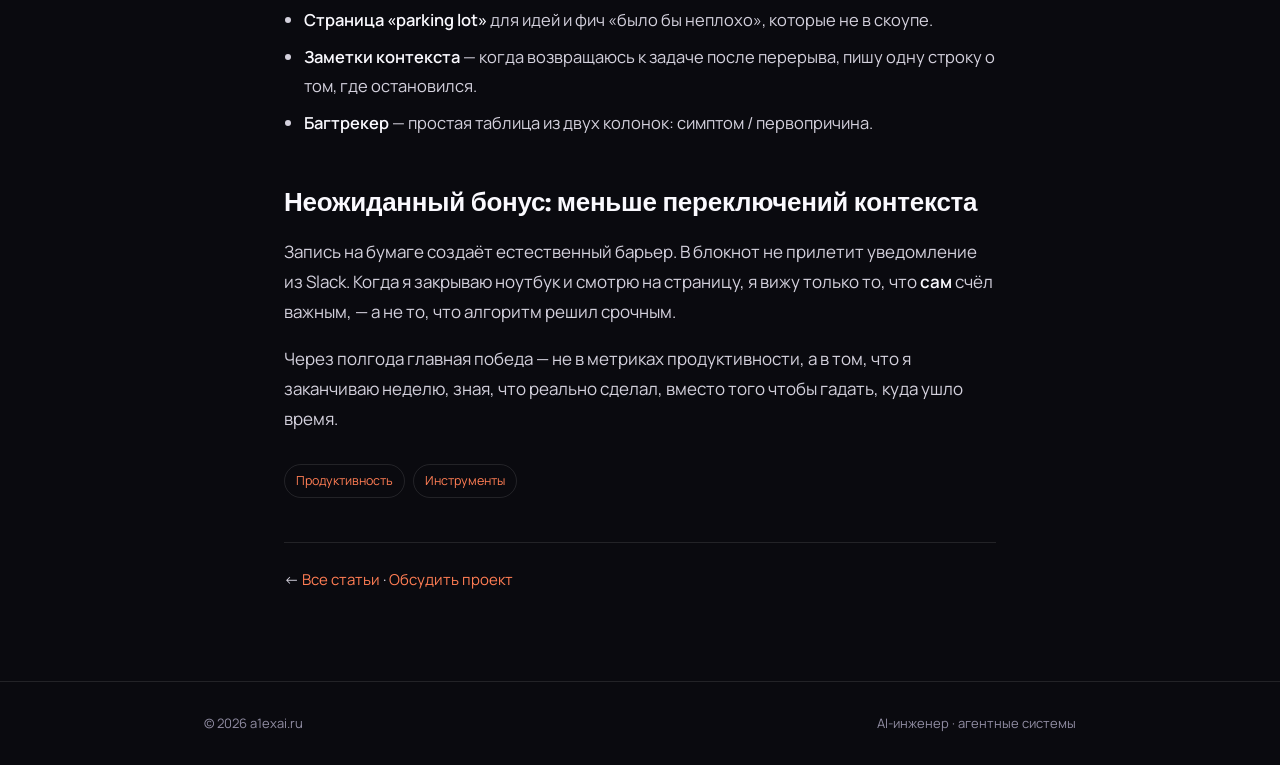
<file: blog/bullet-journal-for-developers.html>
<!doctype html>
<html lang="ru">
<head>
<meta charset="utf-8">
<meta name="viewport" content="width=device-width, initial-scale=1">
<title>Bullet Journal для разработчика — a1exai</title>
<meta name="description" content="Как я планирую рабочую неделю на бумаге через Bullet Journal: спринты, parking lot для идей, заметки контекста и меньше переключений между задачами.">
<link rel="canonical" href="https://a1exai.ru/blog/bullet-journal-for-developers.html">
<meta name="theme-color" content="#0a0a0f">
<meta property="og:type" content="article">
<meta property="og:title" content="Bullet Journal для разработчика: как я планирую рабочую неделю">
<meta property="og:description" content="Бумажный Bullet Journal вместо Notion/Jira/Trello: меньше накладных расходов и меньше переключений контекста.">
<meta property="og:url" content="https://a1exai.ru/blog/bullet-journal-for-developers.html">
<meta property="og:image" content="https://a1exai.ru/img/bjournal.jpg">
<meta property="article:published_time" content="2025-04-01">
<meta name="twitter:card" content="summary_large_image">
<script type="application/ld+json">
{"@context":"https://schema.org","@type":"BlogPosting","headline":"Bullet Journal для разработчика: как я планирую рабочую неделю","datePublished":"2025-04-01","author":{"@type":"Person","name":"Алексей Р","url":"https://a1exai.ru"},"keywords":"Продуктивность, инструменты","image":"https://a1exai.ru/img/bjournal.jpg","mainEntityOfPage":"https://a1exai.ru/blog/bullet-journal-for-developers.html"}
</script>
<link rel="icon" href="../favicon.ico" sizes="any">
<link rel="icon" type="image/png" href="../favicon-32.png" sizes="32x32">
<link rel="apple-touch-icon" href="../apple-touch-icon.png">
<link rel="preconnect" href="https://fonts.googleapis.com">
<link rel="preconnect" href="https://fonts.gstatic.com" crossorigin>
<link href="https://fonts.googleapis.com/css2?family=Bricolage+Grotesque:opsz,wght@12..96,700;12..96,800&family=Manrope:wght@400;500;600&family=JetBrains+Mono:wght@400;500&display=swap" rel="stylesheet">
<link rel="stylesheet" href="article.css">
</head>
<body>
<header class="nav">
  <div class="wrap">
    <a class="brand" href="../index.html">a1ex<span>ai</span></a>
    <a class="back" href="../index.html#blog">← в блог</a>
  </div>
</header>

<article>
  <div class="wrap">
    <span class="eyebrow">Статья</span>
    <h1>Bullet Journal для разработчика: как я планирую рабочую неделю</h1>
    <div class="a-meta"><span class="cat">Продуктивность</span> · 1 апреля 2025 · 4 мин</div>

    <div class="cover"><img src="../img/bjournal.jpg" alt="Bullet Journal — планирование на бумаге"></div>

    <p>Я пришёл к методу <strong>Bullet Journal</strong> после нескольких лет неудачных попыток с цифровыми инструментами — Notion, Jira, Trello, что угодно. Проблема была не в самом инструменте, а в накладных расходах на его поддержание. Bullet Journal убирает это.</p>

    <h2>Что такое Bullet Journal?</h2>
    <p>По сути это бумажная система с тремя основными журналами: дневной, месячный и будущий. Используется <strong>быстрое логирование</strong> — короткие пункты — для фиксации задач, событий и заметок. Магия — в <strong>миграции</strong>: каждая незавершённая задача заставляет решить: всё ещё важно? Если нет — вычёркиваешь. Если да — переносишь дальше.</p>

    <h2>Как я адаптировал его под разработку</h2>
    <p>Стандартная система прекрасно работает для бытовых дел, но у разработки свой ритм. Вот что я поменял:</p>
    <ul>
      <li><strong>Недельный спринт-лог</strong> вместо дневного — планирую неделями, а не днями.</li>
      <li><strong>Страница «parking lot»</strong> для идей и фич «было бы неплохо», которые не в скоупе.</li>
      <li><strong>Заметки контекста</strong> — когда возвращаюсь к задаче после перерыва, пишу одну строку о том, где остановился.</li>
      <li><strong>Багтрекер</strong> — простая таблица из двух колонок: симптом / первопричина.</li>
    </ul>

    <h2>Неожиданный бонус: меньше переключений контекста</h2>
    <p>Запись на бумаге создаёт естественный барьер. В блокнот не прилетит уведомление из Slack. Когда я закрываю ноутбук и смотрю на страницу, я вижу только то, что <strong>сам</strong> счёл важным, — а не то, что алгоритм решил срочным.</p>
    <p>Через полгода главная победа — не в метриках продуктивности, а в том, что я заканчиваю неделю, зная, что реально сделал, вместо того чтобы гадать, куда ушло время.</p>

    <div class="tags"><span>Продуктивность</span><span>Инструменты</span></div>
    <p class="more">← <a href="../index.html#blog">Все статьи</a> · <a href="../index.html#contact">Обсудить проект</a></p>
  </div>
</article>

<footer><div class="wrap"><span>© 2026 a1exai.ru</span><span>AI-инженер · агентные системы</span></div></footer>
</body>
</html>
</file>
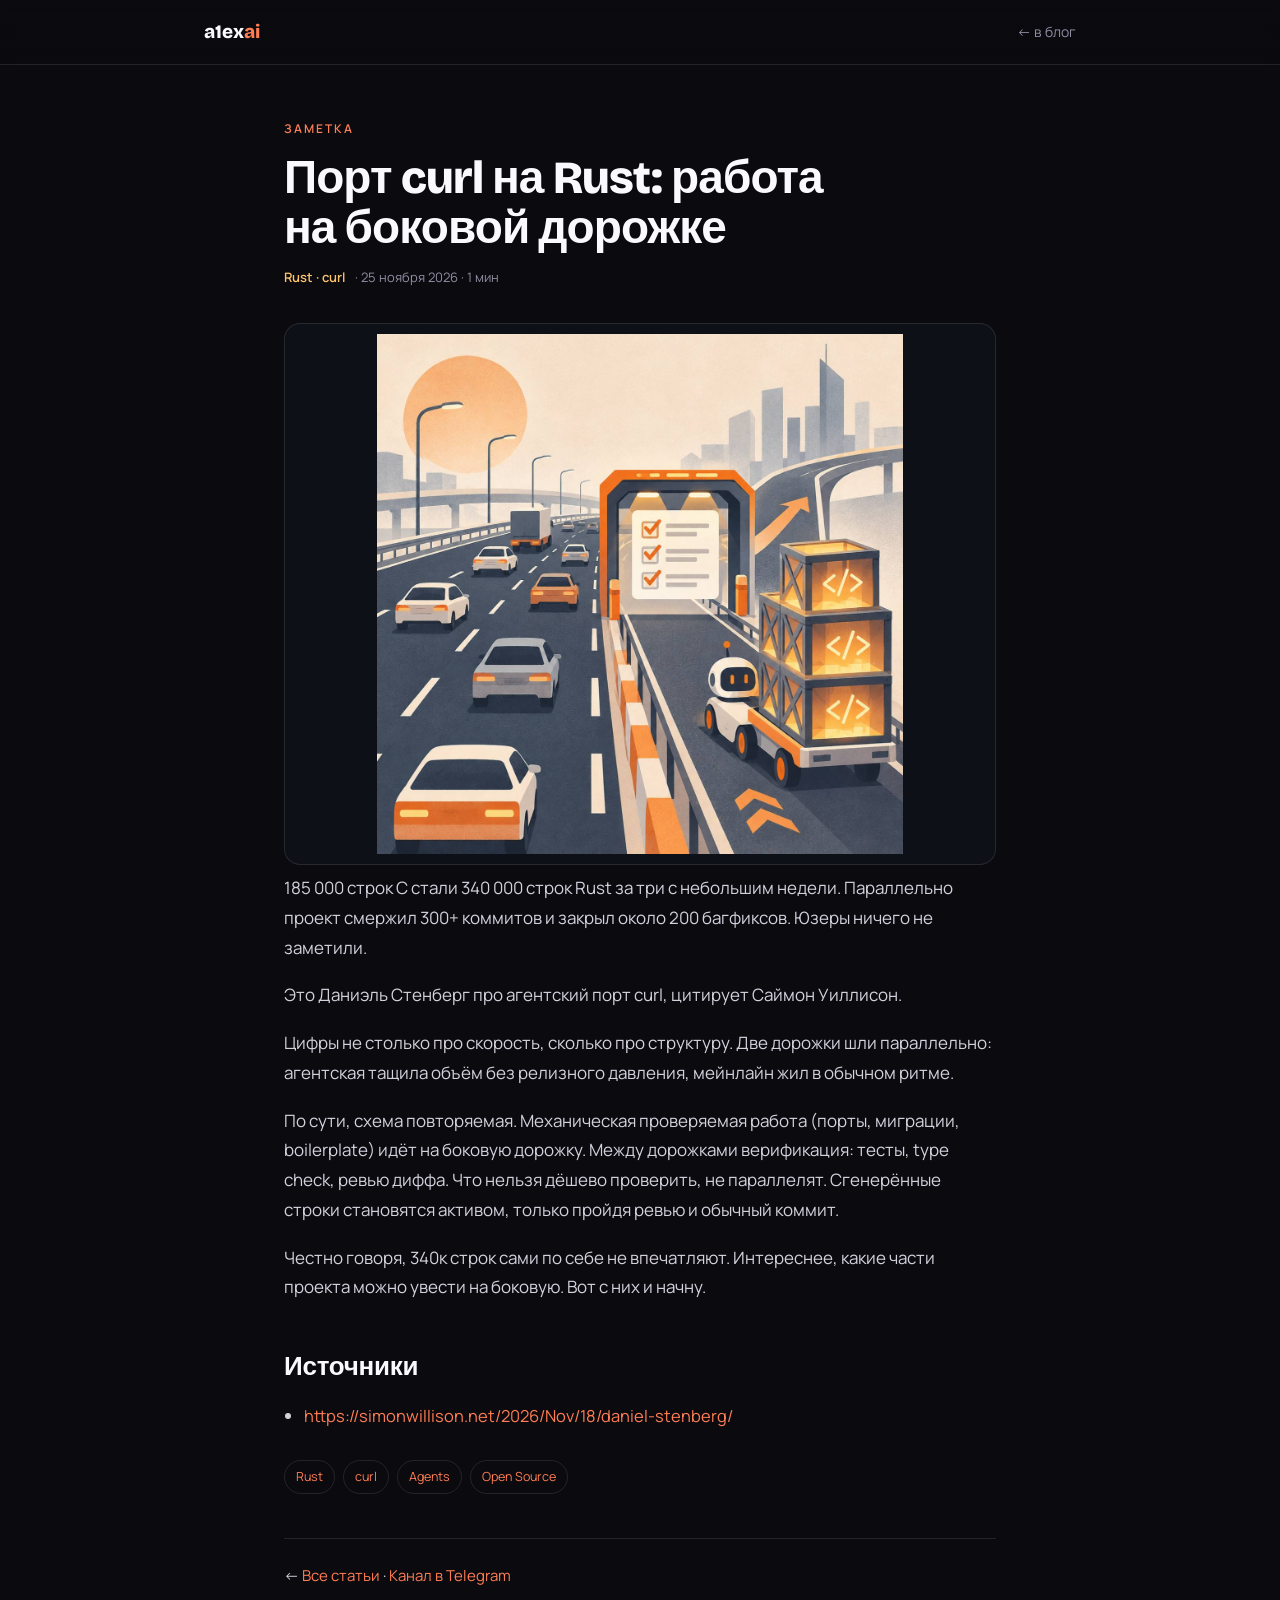
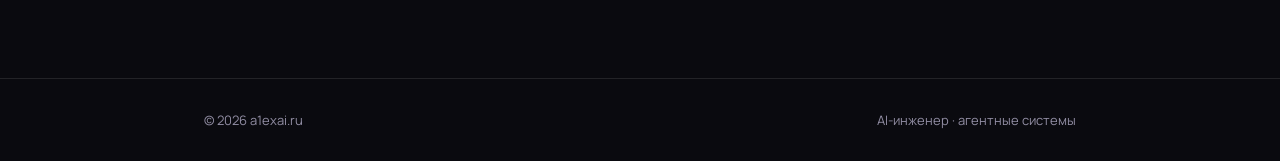
<file: blog/curl-rust-port-parallel-tracks.html>
<!doctype html>
<html lang="ru">
<head>
<meta charset="utf-8">
<meta name="viewport" content="width=device-width, initial-scale=1">
<title>Порт curl на Rust: работа на боковой дорожке — a1exai</title>
<meta name="description" content="Агентский порт curl на Rust важен не объёмом строк, а структурой: механическая работа идёт на боковую дорожку, между дорожками — верификация. Разбираю повторяемую схему параллельной работы.">
<link rel="canonical" href="https://a1exai.ru/blog/curl-rust-port-parallel-tracks.html">
<meta name="theme-color" content="#0a0a0f">
<meta property="og:type" content="article">
<meta property="og:title" content="Порт curl на Rust: работа на боковой дорожке">
<meta property="og:description" content="Агентский порт curl на Rust важен не объёмом строк, а структурой: механическая работа идёт на боковую дорожку, между дорожками — верификация. Разбираю повторяемую схему параллельной работы.">
<meta property="og:url" content="https://a1exai.ru/blog/curl-rust-port-parallel-tracks.html">
<meta property="og:image" content="https://a1exai.ru/img/blog/curl-rust-port-parallel-tracks.jpg">
<meta property="article:published_time" content="2026-11-25">
<meta name="twitter:card" content="summary_large_image">
<script type="application/ld+json">
{"@context": "https://schema.org", "@type": "BlogPosting", "headline": "Порт curl на Rust: работа на боковой дорожке", "datePublished": "2026-11-25", "author": {"@type": "Person", "name": "Алексей Р", "url": "https://a1exai.ru"}, "keywords": "Rust, curl, Agents, Open Source", "image": "https://a1exai.ru/img/blog/curl-rust-port-parallel-tracks.jpg", "mainEntityOfPage": "https://a1exai.ru/blog/curl-rust-port-parallel-tracks.html"}
</script>
<link rel="icon" href="../favicon.ico" sizes="any">
<link rel="icon" type="image/png" href="../favicon-32.png" sizes="32x32">
<link rel="apple-touch-icon" href="../apple-touch-icon.png">
<link rel="preconnect" href="https://fonts.googleapis.com">
<link rel="preconnect" href="https://fonts.gstatic.com" crossorigin>
<link href="https://fonts.googleapis.com/css2?family=Bricolage+Grotesque:opsz,wght@12..96,700;12..96,800&family=Manrope:wght@400;500;600&family=JetBrains+Mono:wght@400;500&display=swap" rel="stylesheet">
<link rel="stylesheet" href="article.css">
</head>
<body>
<header class="nav">
  <div class="wrap">
    <a class="brand" href="../index.html">a1ex<span>ai</span></a>
    <a class="back" href="../index.html#blog">← в блог</a>
  </div>
</header>

<article>
  <div class="wrap">
    <span class="eyebrow">Заметка</span>
    <h1>Порт curl на Rust: работа на боковой дорожке</h1>
    <div class="a-meta"><span class="cat">Rust · curl</span> · 25 ноября 2026 · 1 мин</div>

    <div class="cover contain"><img src="../img/blog/curl-rust-port-parallel-tracks.jpg" alt="Порт curl на Rust: работа на боковой дорожке"></div>

    <p>185 000 строк C стали 340 000 строк Rust за три с небольшим недели. Параллельно проект смержил 300+ коммитов и закрыл около 200 багфиксов. Юзеры ничего не заметили.</p>

    <p>Это Даниэль Стенберг про агентский порт curl, цитирует Саймон Уиллисон.</p>

    <p>Цифры не столько про скорость, сколько про структуру. Две дорожки шли параллельно: агентская тащила объём без релизного давления, мейнлайн жил в обычном ритме.</p>

    <p>По сути, схема повторяемая. Механическая проверяемая работа (порты, миграции, boilerplate) идёт на боковую дорожку. Между дорожками верификация: тесты, type check, ревью диффа. Что нельзя дёшево проверить, не параллелят. Сгенерённые строки становятся активом, только пройдя ревью и обычный коммит.</p>

    <p>Честно говоря, 340к строк сами по себе не впечатляют. Интереснее, какие части проекта можно увести на боковую. Вот с них и начну.</p>

<h2>Источники</h2>
<ul class="sources">
  <li><a href="https://simonwillison.net/2026/Nov/18/daniel-stenberg/" target="_blank" rel="noopener">https://simonwillison.net/2026/Nov/18/daniel-stenberg/</a></li>
</ul>

    <div class="tags"><span>Rust</span><span>curl</span><span>Agents</span><span>Open Source</span></div>
    <p class="more">← <a href="../index.html#blog">Все статьи</a> · <a href="https://t.me/jst_hmn" target="_blank" rel="noopener">Канал в Telegram</a></p>
  </div>
</article>

<footer><div class="wrap"><span>© 2026 a1exai.ru</span><span>AI-инженер · агентные системы</span></div></footer>
</body>
</html>
</file>
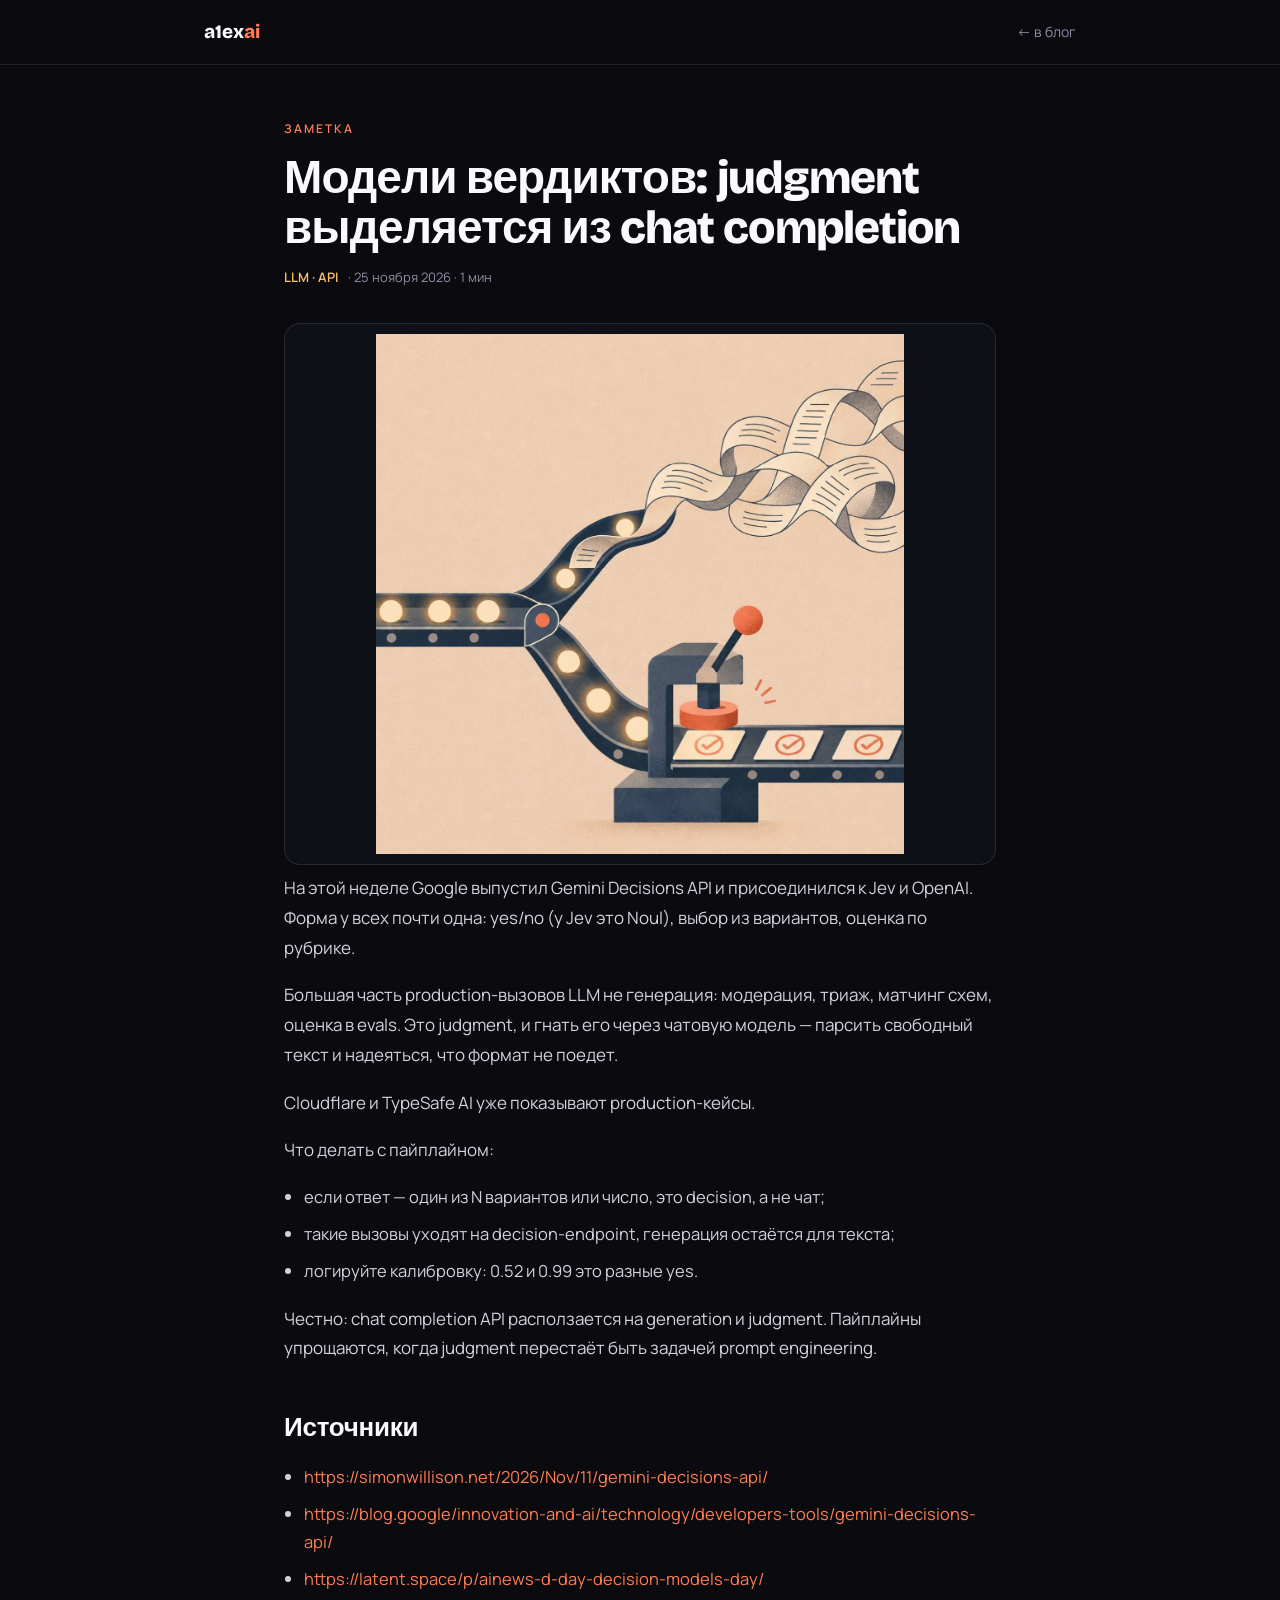
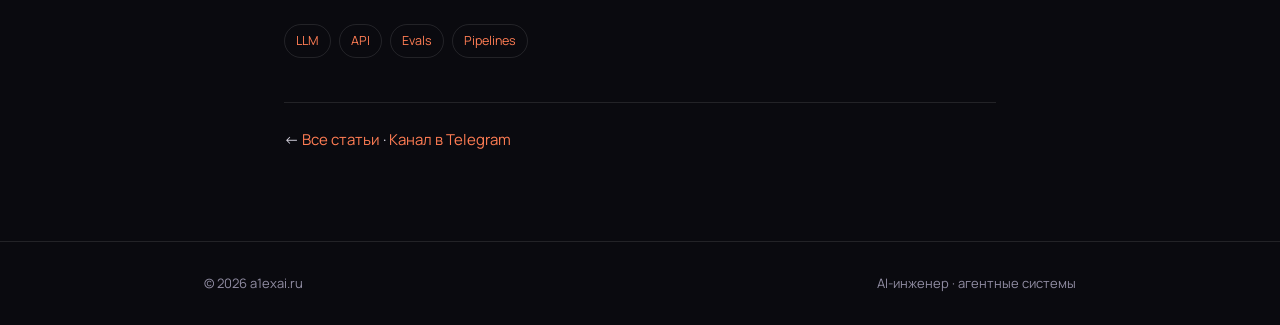
<file: blog/decision-api-judgment-endpoint.html>
<!doctype html>
<html lang="ru">
<head>
<meta charset="utf-8">
<meta name="viewport" content="width=device-width, initial-scale=1">
<title>Модели вердиктов: judgment выделяется из chat completion — a1exai</title>
<meta name="description" content="Google, Jev и OpenAI выпустили decision API: yes/no, выбор варианта, оценка по рубрике. Почему judgment-задачи стоит уводить с chat completion на отдельный endpoint и логировать калибровку.">
<link rel="canonical" href="https://a1exai.ru/blog/decision-api-judgment-endpoint.html">
<meta name="theme-color" content="#0a0a0f">
<meta property="og:type" content="article">
<meta property="og:title" content="Модели вердиктов: judgment выделяется из chat completion">
<meta property="og:description" content="Google, Jev и OpenAI выпустили decision API: yes/no, выбор варианта, оценка по рубрике. Почему judgment-задачи стоит уводить с chat completion на отдельный endpoint и логировать калибровку.">
<meta property="og:url" content="https://a1exai.ru/blog/decision-api-judgment-endpoint.html">
<meta property="og:image" content="https://a1exai.ru/img/blog/decision-api-judgment-endpoint.jpg">
<meta property="article:published_time" content="2026-11-25">
<meta name="twitter:card" content="summary_large_image">
<script type="application/ld+json">
{"@context": "https://schema.org", "@type": "BlogPosting", "headline": "Модели вердиктов: judgment выделяется из chat completion", "datePublished": "2026-11-25", "author": {"@type": "Person", "name": "Алексей Р", "url": "https://a1exai.ru"}, "keywords": "LLM, API, Evals, Pipelines", "image": "https://a1exai.ru/img/blog/decision-api-judgment-endpoint.jpg", "mainEntityOfPage": "https://a1exai.ru/blog/decision-api-judgment-endpoint.html"}
</script>
<link rel="icon" href="../favicon.ico" sizes="any">
<link rel="icon" type="image/png" href="../favicon-32.png" sizes="32x32">
<link rel="apple-touch-icon" href="../apple-touch-icon.png">
<link rel="preconnect" href="https://fonts.googleapis.com">
<link rel="preconnect" href="https://fonts.gstatic.com" crossorigin>
<link href="https://fonts.googleapis.com/css2?family=Bricolage+Grotesque:opsz,wght@12..96,700;12..96,800&family=Manrope:wght@400;500;600&family=JetBrains+Mono:wght@400;500&display=swap" rel="stylesheet">
<link rel="stylesheet" href="article.css">
</head>
<body>
<header class="nav">
  <div class="wrap">
    <a class="brand" href="../index.html">a1ex<span>ai</span></a>
    <a class="back" href="../index.html#blog">← в блог</a>
  </div>
</header>

<article>
  <div class="wrap">
    <span class="eyebrow">Заметка</span>
    <h1>Модели вердиктов: judgment выделяется из chat completion</h1>
    <div class="a-meta"><span class="cat">LLM · API</span> · 25 ноября 2026 · 1 мин</div>

    <div class="cover contain"><img src="../img/blog/decision-api-judgment-endpoint.jpg" alt="Модели вердиктов: judgment выделяется из chat completion"></div>

    <p>На этой неделе Google выпустил Gemini Decisions API и присоединился к Jev и OpenAI. Форма у всех почти одна: yes/no (у Jev это Noul), выбор из вариантов, оценка по рубрике.</p>

    <p>Большая часть production-вызовов LLM не генерация: модерация, триаж, матчинг схем, оценка в evals. Это judgment, и гнать его через чатовую модель — парсить свободный текст и надеяться, что формат не поедет.</p>

    <p>Cloudflare и TypeSafe AI уже показывают production-кейсы.</p>

    <p>Что делать с пайплайном:</p>

    <ul>
      <li>если ответ — один из N вариантов или число, это decision, а не чат;</li>
      <li>такие вызовы уходят на decision-endpoint, генерация остаётся для текста;</li>
      <li>логируйте калибровку: 0.52 и 0.99 это разные yes.</li>
    </ul>

    <p>Честно: chat completion API расползается на generation и judgment. Пайплайны упрощаются, когда judgment перестаёт быть задачей prompt engineering.</p>

<h2>Источники</h2>
<ul class="sources">
  <li><a href="https://simonwillison.net/2026/Nov/11/gemini-decisions-api/" target="_blank" rel="noopener">https://simonwillison.net/2026/Nov/11/gemini-decisions-api/</a></li>
  <li><a href="https://blog.google/innovation-and-ai/technology/developers-tools/gemini-decisions-api/" target="_blank" rel="noopener">https://blog.google/innovation-and-ai/technology/developers-tools/gemini-decisions-api/</a></li>
  <li><a href="https://latent.space/p/ainews-d-day-decision-models-day/" target="_blank" rel="noopener">https://latent.space/p/ainews-d-day-decision-models-day/</a></li>
</ul>

    <div class="tags"><span>LLM</span><span>API</span><span>Evals</span><span>Pipelines</span></div>
    <p class="more">← <a href="../index.html#blog">Все статьи</a> · <a href="https://t.me/jst_hmn" target="_blank" rel="noopener">Канал в Telegram</a></p>
  </div>
</article>

<footer><div class="wrap"><span>© 2026 a1exai.ru</span><span>AI-инженер · агентные системы</span></div></footer>
</body>
</html>
</file>
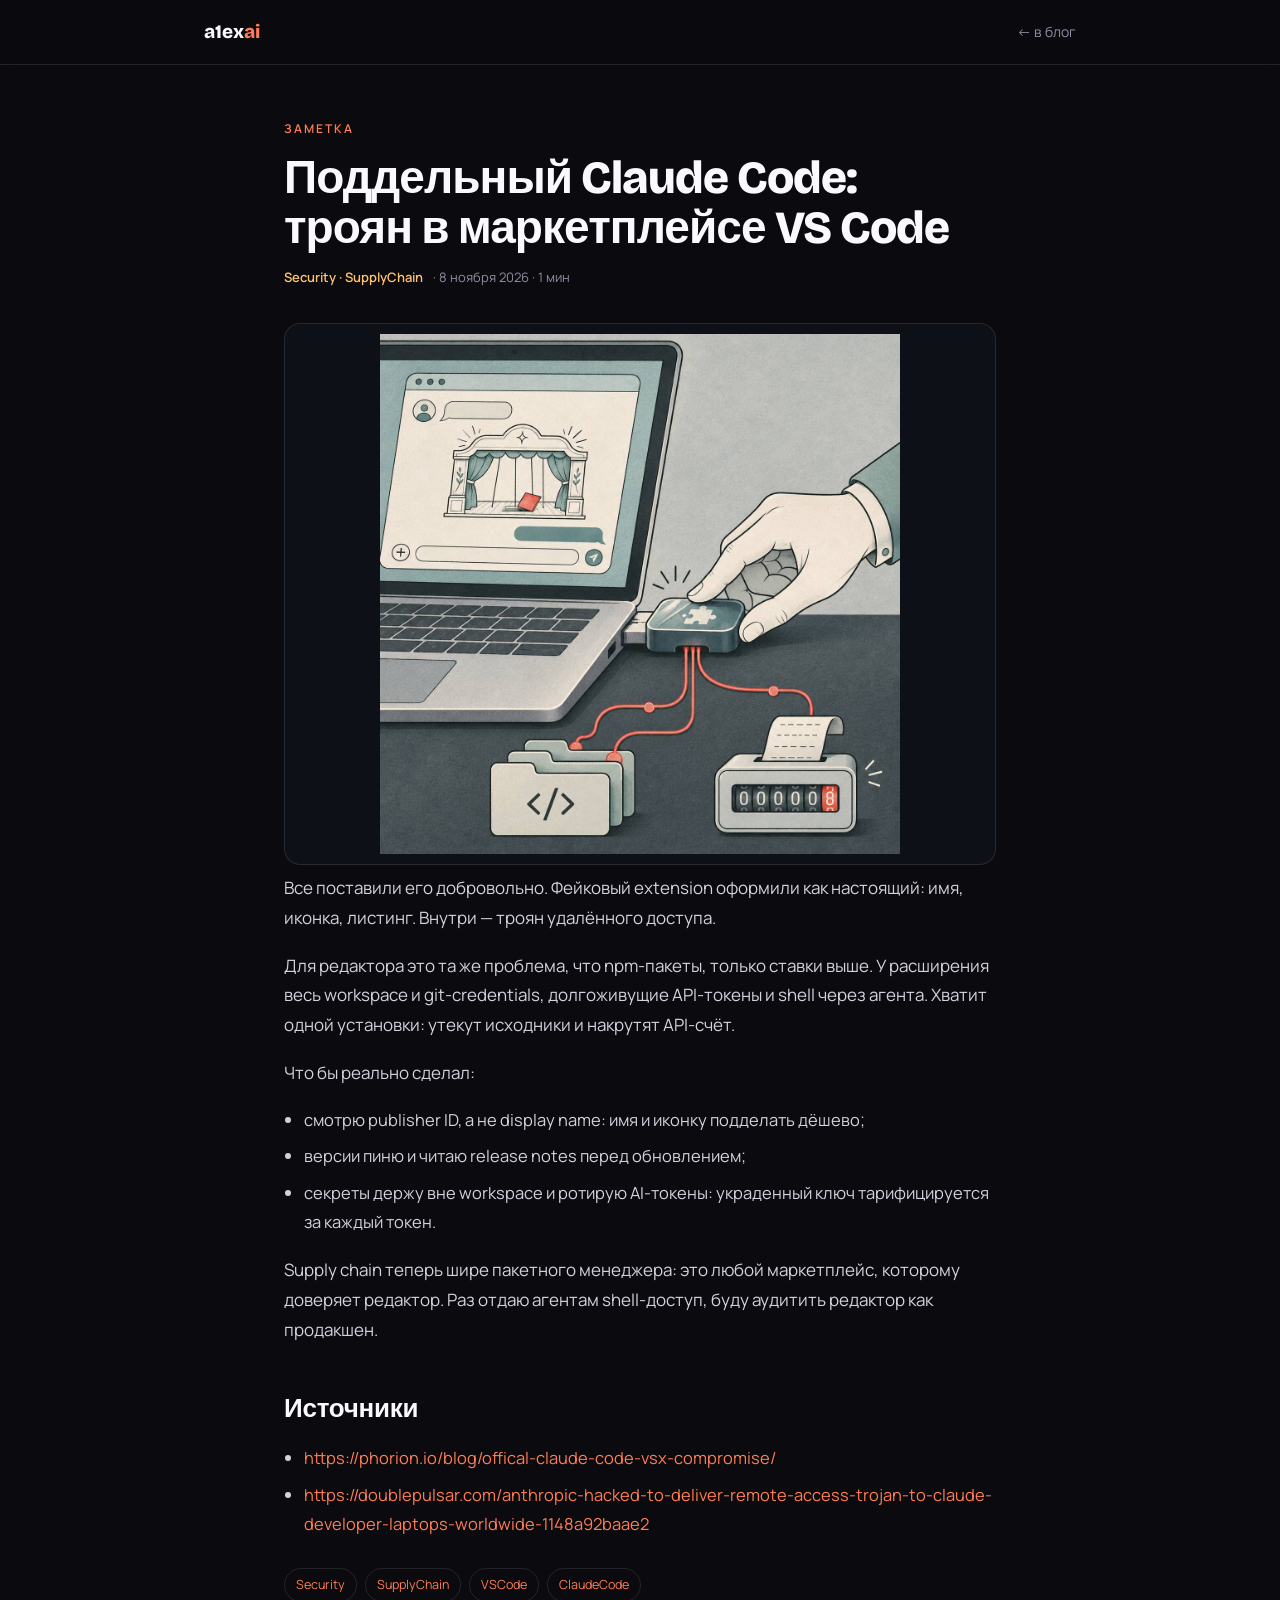
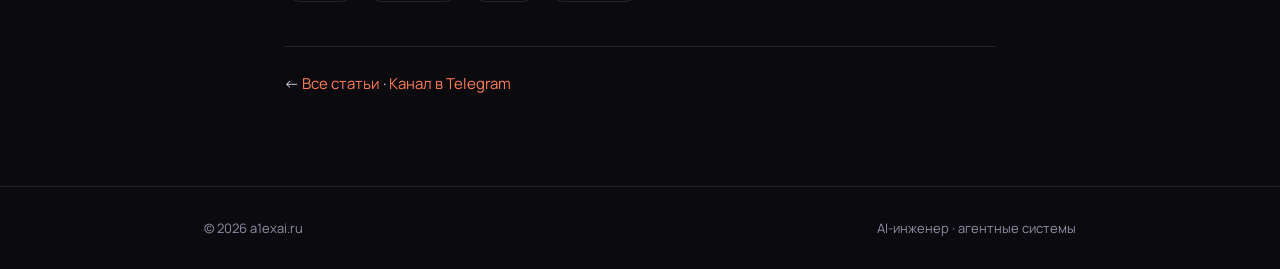
<file: blog/fake-claude-code-vscode-trojan.html>
<!doctype html>
<html lang="ru">
<head>
<meta charset="utf-8">
<meta name="viewport" content="width=device-width, initial-scale=1">
<title>Поддельный Claude Code: троян в маркетплейсе VS Code — a1exai</title>
<meta name="description" content="Поддельное расширение Claude Code оказалось трояном удалённого доступа: под угрозой исходники, git-credentials и API-токены. Почему расширения опаснее npm-пакетов и как снизить риск.">
<link rel="canonical" href="https://a1exai.ru/blog/fake-claude-code-vscode-trojan.html">
<meta name="theme-color" content="#0a0a0f">
<meta property="og:type" content="article">
<meta property="og:title" content="Поддельный Claude Code: троян в маркетплейсе VS Code">
<meta property="og:description" content="Поддельное расширение Claude Code оказалось трояном удалённого доступа: под угрозой исходники, git-credentials и API-токены. Почему расширения опаснее npm-пакетов и как снизить риск.">
<meta property="og:url" content="https://a1exai.ru/blog/fake-claude-code-vscode-trojan.html">
<meta property="og:image" content="https://a1exai.ru/img/blog/fake-claude-code-vscode-trojan.jpg">
<meta property="article:published_time" content="2026-11-08">
<meta name="twitter:card" content="summary_large_image">
<script type="application/ld+json">
{"@context": "https://schema.org", "@type": "BlogPosting", "headline": "Поддельный Claude Code: троян в маркетплейсе VS Code", "datePublished": "2026-11-08", "author": {"@type": "Person", "name": "Алексей Р", "url": "https://a1exai.ru"}, "keywords": "Security, SupplyChain, VSCode, ClaudeCode", "image": "https://a1exai.ru/img/blog/fake-claude-code-vscode-trojan.jpg", "mainEntityOfPage": "https://a1exai.ru/blog/fake-claude-code-vscode-trojan.html"}
</script>
<link rel="icon" href="../favicon.ico" sizes="any">
<link rel="icon" type="image/png" href="../favicon-32.png" sizes="32x32">
<link rel="apple-touch-icon" href="../apple-touch-icon.png">
<link rel="preconnect" href="https://fonts.googleapis.com">
<link rel="preconnect" href="https://fonts.gstatic.com" crossorigin>
<link href="https://fonts.googleapis.com/css2?family=Bricolage+Grotesque:opsz,wght@12..96,700;12..96,800&family=Manrope:wght@400;500;600&family=JetBrains+Mono:wght@400;500&display=swap" rel="stylesheet">
<link rel="stylesheet" href="article.css">
</head>
<body>
<header class="nav">
  <div class="wrap">
    <a class="brand" href="../index.html">a1ex<span>ai</span></a>
    <a class="back" href="../index.html#blog">← в блог</a>
  </div>
</header>

<article>
  <div class="wrap">
    <span class="eyebrow">Заметка</span>
    <h1>Поддельный Claude Code: троян в маркетплейсе VS Code</h1>
    <div class="a-meta"><span class="cat">Security · SupplyChain</span> · 8 ноября 2026 · 1 мин</div>

    <div class="cover contain"><img src="../img/blog/fake-claude-code-vscode-trojan.jpg" alt="Поддельный Claude Code: троян в маркетплейсе VS Code"></div>

    <p>Все поставили его добровольно. Фейковый extension оформили как настоящий: имя, иконка, листинг. Внутри — троян удалённого доступа.</p>

    <p>Для редактора это та же проблема, что npm-пакеты, только ставки выше. У расширения весь workspace и git-credentials, долгоживущие API-токены и shell через агента. Хватит одной установки: утекут исходники и накрутят API-счёт.</p>

    <p>Что бы реально сделал:</p>

    <ul>
      <li>смотрю publisher ID, а не display name: имя и иконку подделать дёшево;</li>
      <li>версии пиню и читаю release notes перед обновлением;</li>
      <li>секреты держу вне workspace и ротирую AI-токены: украденный ключ тарифицируется за каждый токен.</li>
    </ul>

    <p>Supply chain теперь шире пакетного менеджера: это любой маркетплейс, которому доверяет редактор. Раз отдаю агентам shell-доступ, буду аудитить редактор как продакшен.</p>

<h2>Источники</h2>
<ul class="sources">
  <li><a href="https://phorion.io/blog/offical-claude-code-vsx-compromise/" target="_blank" rel="noopener">https://phorion.io/blog/offical-claude-code-vsx-compromise/</a></li>
  <li><a href="https://doublepulsar.com/anthropic-hacked-to-deliver-remote-access-trojan-to-claude-developer-laptops-worldwide-1148a92baae2" target="_blank" rel="noopener">https://doublepulsar.com/anthropic-hacked-to-deliver-remote-access-trojan-to-claude-developer-laptops-worldwide-1148a92baae2</a></li>
</ul>

    <div class="tags"><span>Security</span><span>SupplyChain</span><span>VSCode</span><span>ClaudeCode</span></div>
    <p class="more">← <a href="../index.html#blog">Все статьи</a> · <a href="https://t.me/jst_hmn" target="_blank" rel="noopener">Канал в Telegram</a></p>
  </div>
</article>

<footer><div class="wrap"><span>© 2026 a1exai.ru</span><span>AI-инженер · агентные системы</span></div></footer>
</body>
</html>
</file>
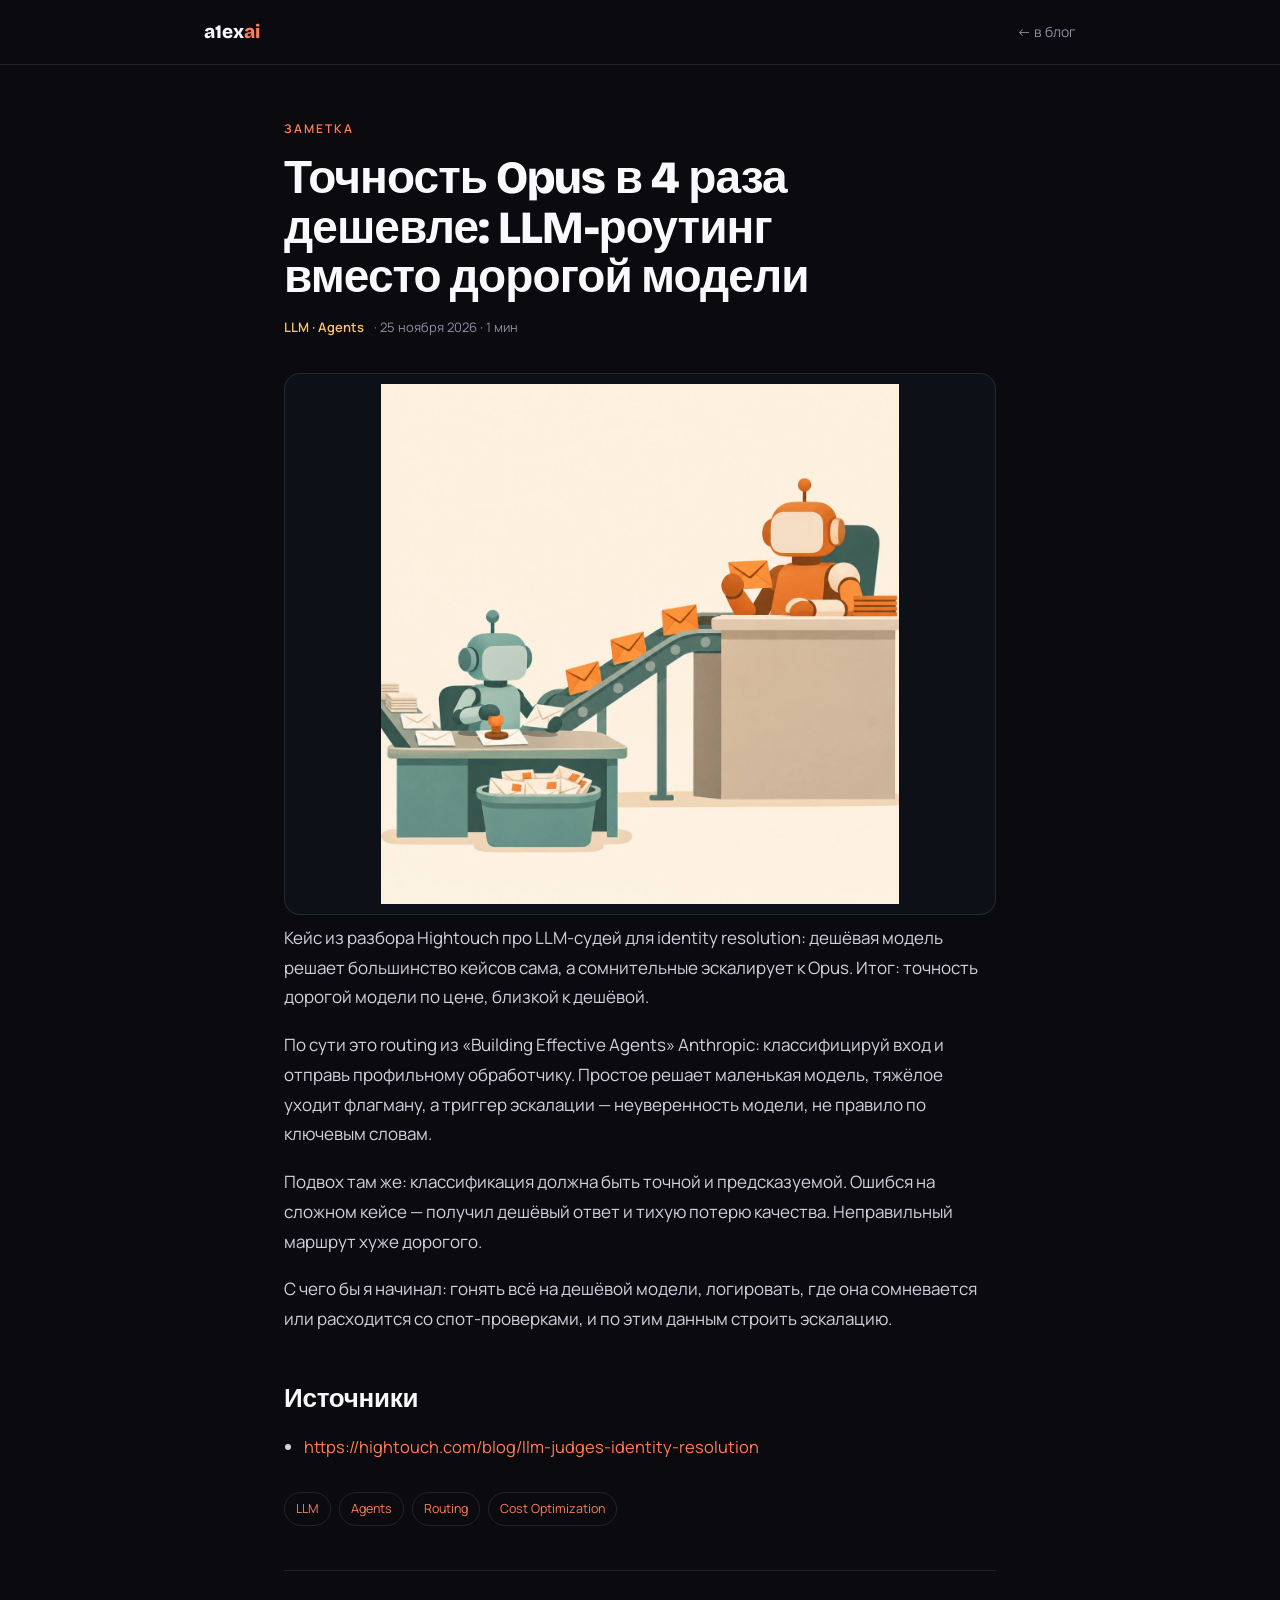
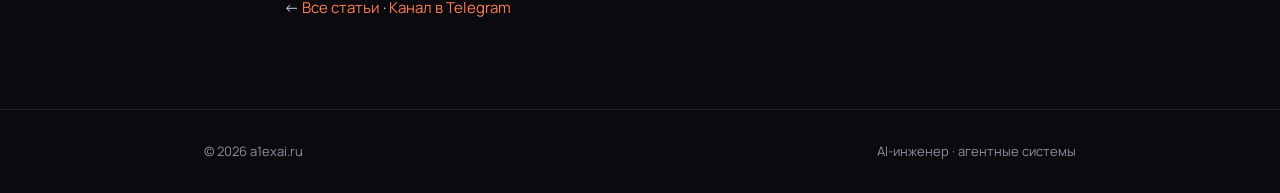
<file: blog/llm-routing-model-escalation.html>
<!doctype html>
<html lang="ru">
<head>
<meta charset="utf-8">
<meta name="viewport" content="width=device-width, initial-scale=1">
<title>Точность Opus в 4 раза дешевле: LLM-роутинг вместо дорогой модели — a1exai</title>
<meta name="description" content="Кейс Hightouch: дешёвая модель решает большинство кейсов и эскалирует сомнительные к Opus. Точность флагмана по цене маленькой модели — и подвох с неправильным маршрутом.">
<link rel="canonical" href="https://a1exai.ru/blog/llm-routing-model-escalation.html">
<meta name="theme-color" content="#0a0a0f">
<meta property="og:type" content="article">
<meta property="og:title" content="Точность Opus в 4 раза дешевле: LLM-роутинг вместо дорогой модели">
<meta property="og:description" content="Кейс Hightouch: дешёвая модель решает большинство кейсов и эскалирует сомнительные к Opus. Точность флагмана по цене маленькой модели — и подвох с неправильным маршрутом.">
<meta property="og:url" content="https://a1exai.ru/blog/llm-routing-model-escalation.html">
<meta property="og:image" content="https://a1exai.ru/img/blog/llm-routing-model-escalation.jpg">
<meta property="article:published_time" content="2026-11-25">
<meta name="twitter:card" content="summary_large_image">
<script type="application/ld+json">
{"@context": "https://schema.org", "@type": "BlogPosting", "headline": "Точность Opus в 4 раза дешевле: LLM-роутинг вместо дорогой модели", "datePublished": "2026-11-25", "author": {"@type": "Person", "name": "Алексей Р", "url": "https://a1exai.ru"}, "keywords": "LLM, Agents, Routing, Cost Optimization", "image": "https://a1exai.ru/img/blog/llm-routing-model-escalation.jpg", "mainEntityOfPage": "https://a1exai.ru/blog/llm-routing-model-escalation.html"}
</script>
<link rel="icon" href="../favicon.ico" sizes="any">
<link rel="icon" type="image/png" href="../favicon-32.png" sizes="32x32">
<link rel="apple-touch-icon" href="../apple-touch-icon.png">
<link rel="preconnect" href="https://fonts.googleapis.com">
<link rel="preconnect" href="https://fonts.gstatic.com" crossorigin>
<link href="https://fonts.googleapis.com/css2?family=Bricolage+Grotesque:opsz,wght@12..96,700;12..96,800&family=Manrope:wght@400;500;600&family=JetBrains+Mono:wght@400;500&display=swap" rel="stylesheet">
<link rel="stylesheet" href="article.css">
</head>
<body>
<header class="nav">
  <div class="wrap">
    <a class="brand" href="../index.html">a1ex<span>ai</span></a>
    <a class="back" href="../index.html#blog">← в блог</a>
  </div>
</header>

<article>
  <div class="wrap">
    <span class="eyebrow">Заметка</span>
    <h1>Точность Opus в 4 раза дешевле: LLM-роутинг вместо дорогой модели</h1>
    <div class="a-meta"><span class="cat">LLM · Agents</span> · 25 ноября 2026 · 1 мин</div>

    <div class="cover contain"><img src="../img/blog/llm-routing-model-escalation.jpg" alt="Точность Opus в 4 раза дешевле: LLM-роутинг вместо дорогой модели"></div>

    <p>Кейс из разбора Hightouch про LLM-судей для identity resolution: дешёвая модель решает большинство кейсов сама, а сомнительные эскалирует к Opus. Итог: точность дорогой модели по цене, близкой к дешёвой.</p>

    <p>По сути это routing из «Building Effective Agents» Anthropic: классифицируй вход и отправь профильному обработчику. Простое решает маленькая модель, тяжёлое уходит флагману, а триггер эскалации — неуверенность модели, не правило по ключевым словам.</p>

    <p>Подвох там же: классификация должна быть точной и предсказуемой. Ошибся на сложном кейсе — получил дешёвый ответ и тихую потерю качества. Неправильный маршрут хуже дорогого.</p>

    <p>С чего бы я начинал: гонять всё на дешёвой модели, логировать, где она сомневается или расходится со спот-проверками, и по этим данным строить эскалацию.</p>

<h2>Источники</h2>
<ul class="sources">
  <li><a href="https://hightouch.com/blog/llm-judges-identity-resolution" target="_blank" rel="noopener">https://hightouch.com/blog/llm-judges-identity-resolution</a></li>
</ul>

    <div class="tags"><span>LLM</span><span>Agents</span><span>Routing</span><span>Cost Optimization</span></div>
    <p class="more">← <a href="../index.html#blog">Все статьи</a> · <a href="https://t.me/jst_hmn" target="_blank" rel="noopener">Канал в Telegram</a></p>
  </div>
</article>

<footer><div class="wrap"><span>© 2026 a1exai.ru</span><span>AI-инженер · агентные системы</span></div></footer>
</body>
</html>
</file>
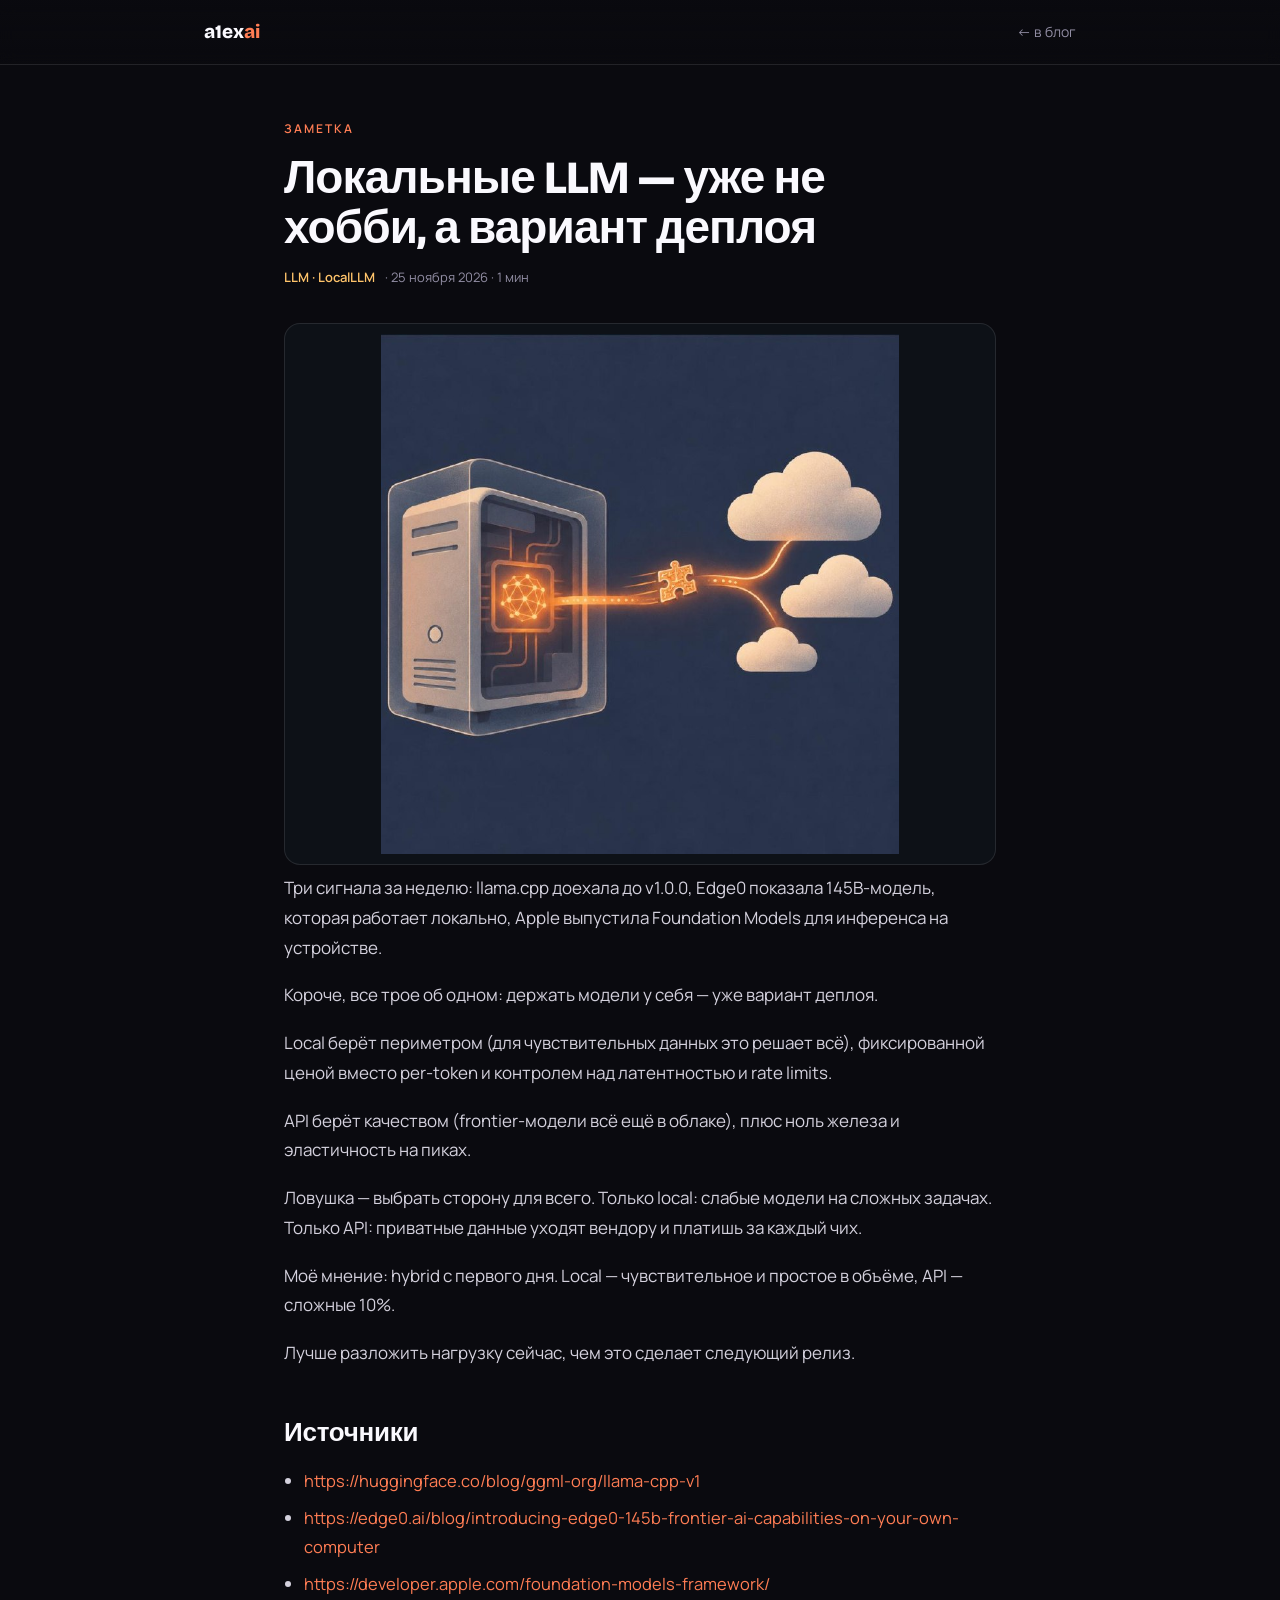
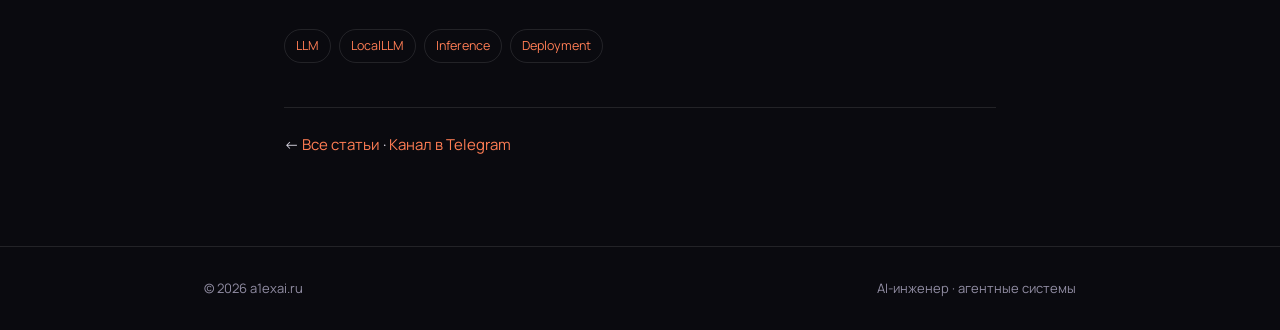
<file: blog/local-llm-hybrid-deploy.html>
<!doctype html>
<html lang="ru">
<head>
<meta charset="utf-8">
<meta name="viewport" content="width=device-width, initial-scale=1">
<title>Локальные LLM — уже не хобби, а вариант деплоя — a1exai</title>
<meta name="description" content="llama.cpp v1.0.0, локальная 145B-модель и Foundation Models от Apple — три сигнала, что local LLM стал production-вариантом. Почему hybrid с первого дня лучше, чем выбор одной стороны.">
<link rel="canonical" href="https://a1exai.ru/blog/local-llm-hybrid-deploy.html">
<meta name="theme-color" content="#0a0a0f">
<meta property="og:type" content="article">
<meta property="og:title" content="Локальные LLM — уже не хобби, а вариант деплоя">
<meta property="og:description" content="llama.cpp v1.0.0, локальная 145B-модель и Foundation Models от Apple — три сигнала, что local LLM стал production-вариантом. Почему hybrid с первого дня лучше, чем выбор одной стороны.">
<meta property="og:url" content="https://a1exai.ru/blog/local-llm-hybrid-deploy.html">
<meta property="og:image" content="https://a1exai.ru/img/blog/local-llm-hybrid-deploy.jpg">
<meta property="article:published_time" content="2026-11-25">
<meta name="twitter:card" content="summary_large_image">
<script type="application/ld+json">
{"@context": "https://schema.org", "@type": "BlogPosting", "headline": "Локальные LLM — уже не хобби, а вариант деплоя", "datePublished": "2026-11-25", "author": {"@type": "Person", "name": "Алексей Р", "url": "https://a1exai.ru"}, "keywords": "LLM, LocalLLM, Inference, Deployment", "image": "https://a1exai.ru/img/blog/local-llm-hybrid-deploy.jpg", "mainEntityOfPage": "https://a1exai.ru/blog/local-llm-hybrid-deploy.html"}
</script>
<link rel="icon" href="../favicon.ico" sizes="any">
<link rel="icon" type="image/png" href="../favicon-32.png" sizes="32x32">
<link rel="apple-touch-icon" href="../apple-touch-icon.png">
<link rel="preconnect" href="https://fonts.googleapis.com">
<link rel="preconnect" href="https://fonts.gstatic.com" crossorigin>
<link href="https://fonts.googleapis.com/css2?family=Bricolage+Grotesque:opsz,wght@12..96,700;12..96,800&family=Manrope:wght@400;500;600&family=JetBrains+Mono:wght@400;500&display=swap" rel="stylesheet">
<link rel="stylesheet" href="article.css">
</head>
<body>
<header class="nav">
  <div class="wrap">
    <a class="brand" href="../index.html">a1ex<span>ai</span></a>
    <a class="back" href="../index.html#blog">← в блог</a>
  </div>
</header>

<article>
  <div class="wrap">
    <span class="eyebrow">Заметка</span>
    <h1>Локальные LLM — уже не хобби, а вариант деплоя</h1>
    <div class="a-meta"><span class="cat">LLM · LocalLLM</span> · 25 ноября 2026 · 1 мин</div>

    <div class="cover contain"><img src="../img/blog/local-llm-hybrid-deploy.jpg" alt="Локальные LLM — уже не хобби, а вариант деплоя"></div>

    <p>Три сигнала за неделю: llama.cpp доехала до v1.0.0, Edge0 показала 145B-модель, которая работает локально, Apple выпустила Foundation Models для инференса на устройстве.</p>

    <p>Короче, все трое об одном: держать модели у себя — уже вариант деплоя.</p>

    <p>Local берёт периметром (для чувствительных данных это решает всё), фиксированной ценой вместо per-token и контролем над латентностью и rate limits.</p>

    <p>API берёт качеством (frontier-модели всё ещё в облаке), плюс ноль железа и эластичность на пиках.</p>

    <p>Ловушка — выбрать сторону для всего. Только local: слабые модели на сложных задачах. Только API: приватные данные уходят вендору и платишь за каждый чих.</p>

    <p>Моё мнение: hybrid с первого дня. Local — чувствительное и простое в объёме, API — сложные 10%.</p>

    <p>Лучше разложить нагрузку сейчас, чем это сделает следующий релиз.</p>

<h2>Источники</h2>
<ul class="sources">
  <li><a href="https://huggingface.co/blog/ggml-org/llama-cpp-v1" target="_blank" rel="noopener">https://huggingface.co/blog/ggml-org/llama-cpp-v1</a></li>
  <li><a href="https://edge0.ai/blog/introducing-edge0-145b-frontier-ai-capabilities-on-your-own-computer" target="_blank" rel="noopener">https://edge0.ai/blog/introducing-edge0-145b-frontier-ai-capabilities-on-your-own-computer</a></li>
  <li><a href="https://developer.apple.com/foundation-models-framework/" target="_blank" rel="noopener">https://developer.apple.com/foundation-models-framework/</a></li>
</ul>

    <div class="tags"><span>LLM</span><span>LocalLLM</span><span>Inference</span><span>Deployment</span></div>
    <p class="more">← <a href="../index.html#blog">Все статьи</a> · <a href="https://t.me/jst_hmn" target="_blank" rel="noopener">Канал в Telegram</a></p>
  </div>
</article>

<footer><div class="wrap"><span>© 2026 a1exai.ru</span><span>AI-инженер · агентные системы</span></div></footer>
</body>
</html>
</file>
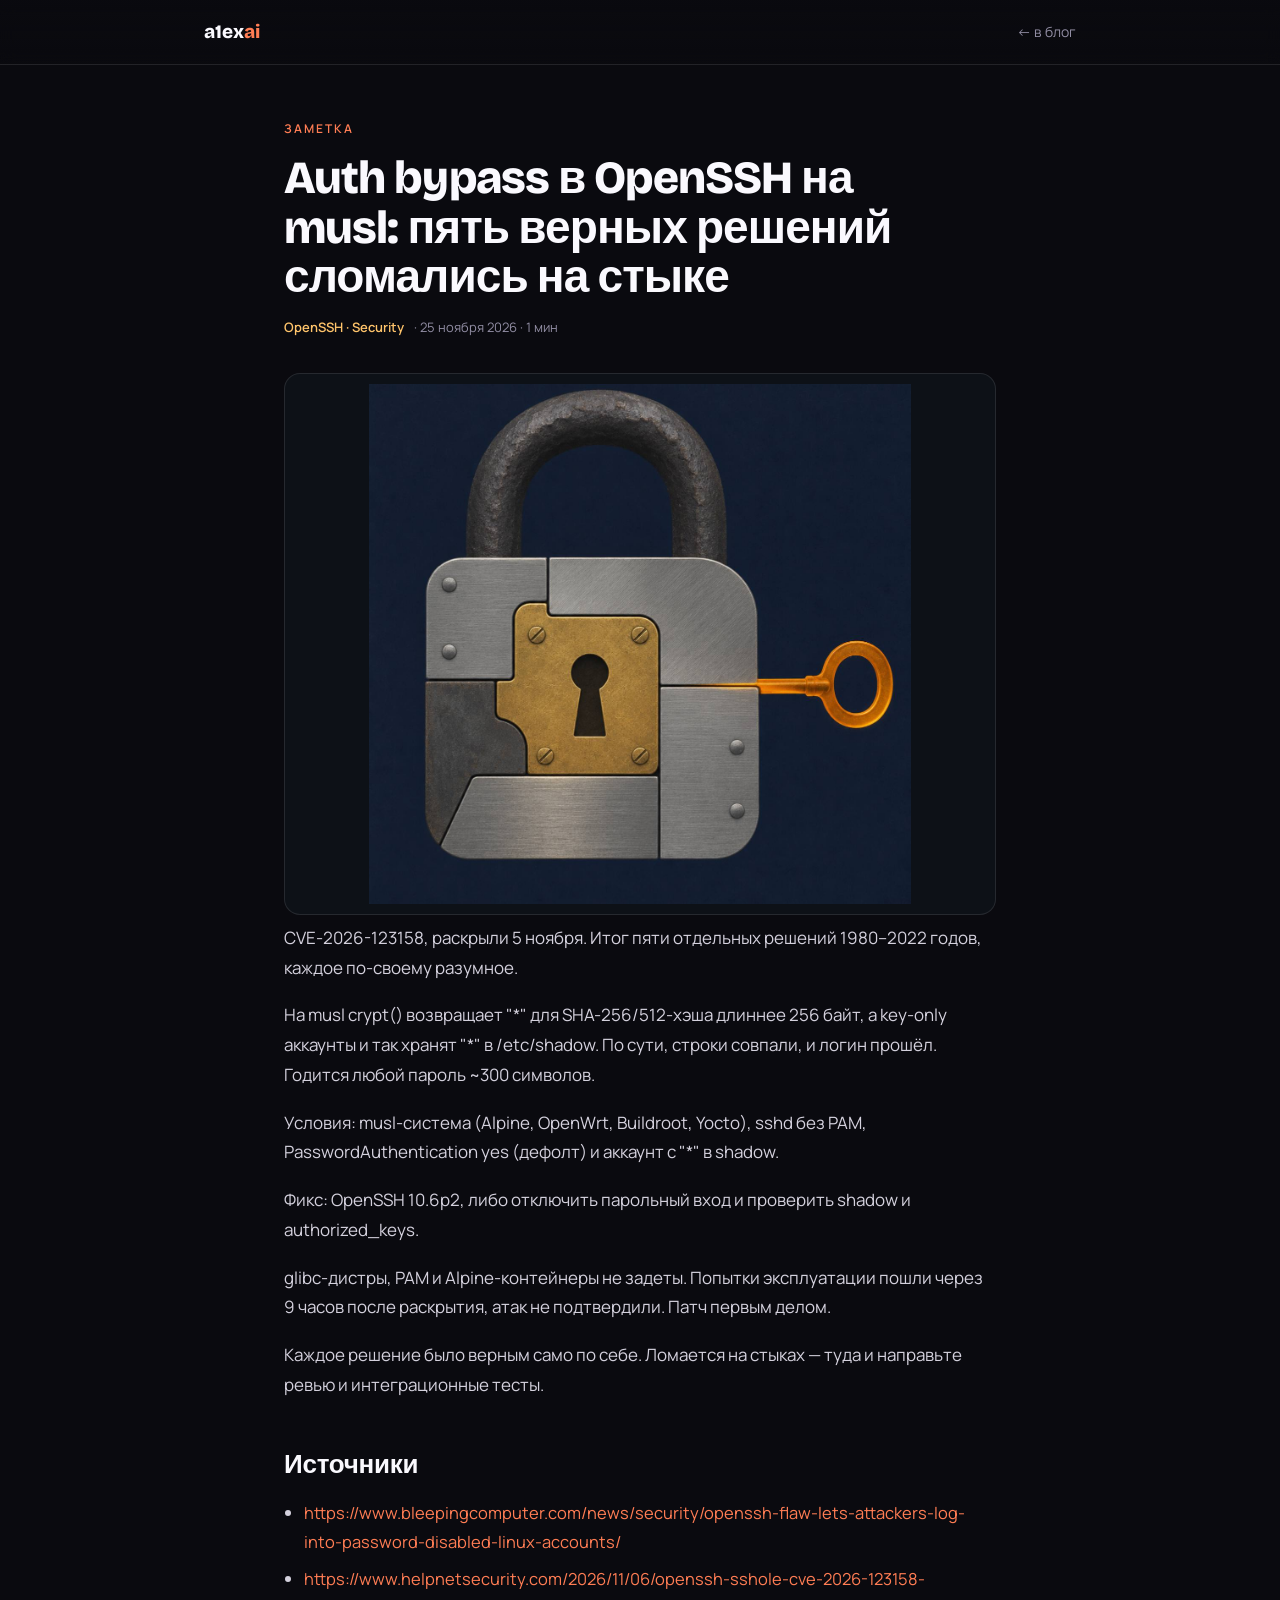
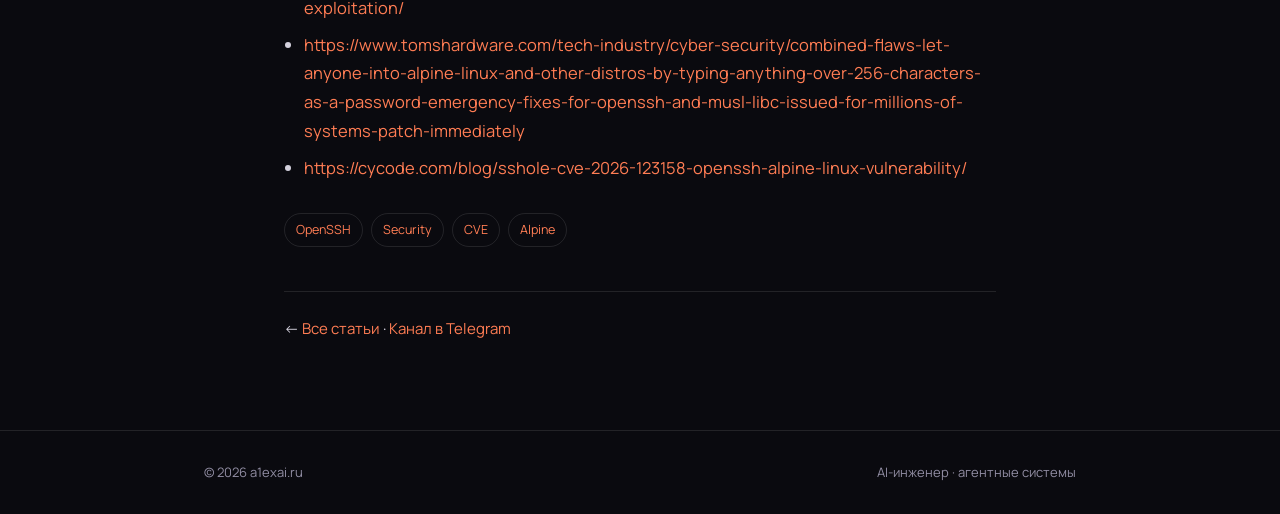
<file: blog/openssh-auth-bypass-alpine-musl.html>
<!doctype html>
<html lang="ru">
<head>
<meta charset="utf-8">
<meta name="viewport" content="width=device-width, initial-scale=1">
<title>Auth bypass в OpenSSH на musl: пять верных решений сломались на стыке — a1exai</title>
<meta name="description" content="CVE-2026-123158: на musl crypt() возвращает «*» для хэша длиннее 256 байт, и это совпало со значением key-only аккаунтов в /etc/shadow. Условия уязвимости, фиксы и урок о стыках.">
<link rel="canonical" href="https://a1exai.ru/blog/openssh-auth-bypass-alpine-musl.html">
<meta name="theme-color" content="#0a0a0f">
<meta property="og:type" content="article">
<meta property="og:title" content="Auth bypass в OpenSSH на musl: пять верных решений сломались на стыке">
<meta property="og:description" content="CVE-2026-123158: на musl crypt() возвращает «*» для хэша длиннее 256 байт, и это совпало со значением key-only аккаунтов в /etc/shadow. Условия уязвимости, фиксы и урок о стыках.">
<meta property="og:url" content="https://a1exai.ru/blog/openssh-auth-bypass-alpine-musl.html">
<meta property="og:image" content="https://a1exai.ru/img/blog/openssh-auth-bypass-alpine-musl.jpg">
<meta property="article:published_time" content="2026-11-25">
<meta name="twitter:card" content="summary_large_image">
<script type="application/ld+json">
{"@context": "https://schema.org", "@type": "BlogPosting", "headline": "Auth bypass в OpenSSH на musl: пять верных решений сломались на стыке", "datePublished": "2026-11-25", "author": {"@type": "Person", "name": "Алексей Р", "url": "https://a1exai.ru"}, "keywords": "OpenSSH, Security, CVE, Alpine", "image": "https://a1exai.ru/img/blog/openssh-auth-bypass-alpine-musl.jpg", "mainEntityOfPage": "https://a1exai.ru/blog/openssh-auth-bypass-alpine-musl.html"}
</script>
<link rel="icon" href="../favicon.ico" sizes="any">
<link rel="icon" type="image/png" href="../favicon-32.png" sizes="32x32">
<link rel="apple-touch-icon" href="../apple-touch-icon.png">
<link rel="preconnect" href="https://fonts.googleapis.com">
<link rel="preconnect" href="https://fonts.gstatic.com" crossorigin>
<link href="https://fonts.googleapis.com/css2?family=Bricolage+Grotesque:opsz,wght@12..96,700;12..96,800&family=Manrope:wght@400;500;600&family=JetBrains+Mono:wght@400;500&display=swap" rel="stylesheet">
<link rel="stylesheet" href="article.css">
</head>
<body>
<header class="nav">
  <div class="wrap">
    <a class="brand" href="../index.html">a1ex<span>ai</span></a>
    <a class="back" href="../index.html#blog">← в блог</a>
  </div>
</header>

<article>
  <div class="wrap">
    <span class="eyebrow">Заметка</span>
    <h1>Auth bypass в OpenSSH на musl: пять верных решений сломались на стыке</h1>
    <div class="a-meta"><span class="cat">OpenSSH · Security</span> · 25 ноября 2026 · 1 мин</div>

    <div class="cover contain"><img src="../img/blog/openssh-auth-bypass-alpine-musl.jpg" alt="Auth bypass в OpenSSH на musl: пять верных решений сломались на стыке"></div>

    <p>CVE-2026-123158, раскрыли 5 ноября. Итог пяти отдельных решений 1980–2022 годов, каждое по-своему разумное.</p>

    <p>На musl crypt() возвращает "*" для SHA-256/512-хэша длиннее 256 байт, а key-only аккаунты и так хранят "*" в /etc/shadow. По сути, строки совпали, и логин прошёл. Годится любой пароль ~300 символов.</p>

    <p>Условия: musl-система (Alpine, OpenWrt, Buildroot, Yocto), sshd без PAM, PasswordAuthentication yes (дефолт) и аккаунт с "*" в shadow.</p>

    <p>Фикс: OpenSSH 10.6p2, либо отключить парольный вход и проверить shadow и authorized_keys.</p>

    <p>glibc-дистры, PAM и Alpine-контейнеры не задеты. Попытки эксплуатации пошли через 9 часов после раскрытия, атак не подтвердили. Патч первым делом.</p>

    <p>Каждое решение было верным само по себе. Ломается на стыках — туда и направьте ревью и интеграционные тесты.</p>

<h2>Источники</h2>
<ul class="sources">
  <li><a href="https://www.bleepingcomputer.com/news/security/openssh-flaw-lets-attackers-log-into-password-disabled-linux-accounts/" target="_blank" rel="noopener">https://www.bleepingcomputer.com/news/security/openssh-flaw-lets-attackers-log-into-password-disabled-linux-accounts/</a></li>
  <li><a href="https://www.helpnetsecurity.com/2026/11/06/openssh-sshole-cve-2026-123158-exploitation/" target="_blank" rel="noopener">https://www.helpnetsecurity.com/2026/11/06/openssh-sshole-cve-2026-123158-exploitation/</a></li>
  <li><a href="https://www.tomshardware.com/tech-industry/cyber-security/[base64]" target="_blank" rel="noopener">https://www.tomshardware.com/tech-industry/cyber-security/[base64]</a></li>
  <li><a href="https://cycode.com/blog/sshole-cve-2026-123158-openssh-alpine-linux-vulnerability/" target="_blank" rel="noopener">https://cycode.com/blog/sshole-cve-2026-123158-openssh-alpine-linux-vulnerability/</a></li>
</ul>

    <div class="tags"><span>OpenSSH</span><span>Security</span><span>CVE</span><span>Alpine</span></div>
    <p class="more">← <a href="../index.html#blog">Все статьи</a> · <a href="https://t.me/jst_hmn" target="_blank" rel="noopener">Канал в Telegram</a></p>
  </div>
</article>

<footer><div class="wrap"><span>© 2026 a1exai.ru</span><span>AI-инженер · агентные системы</span></div></footer>
</body>
</html>
</file>
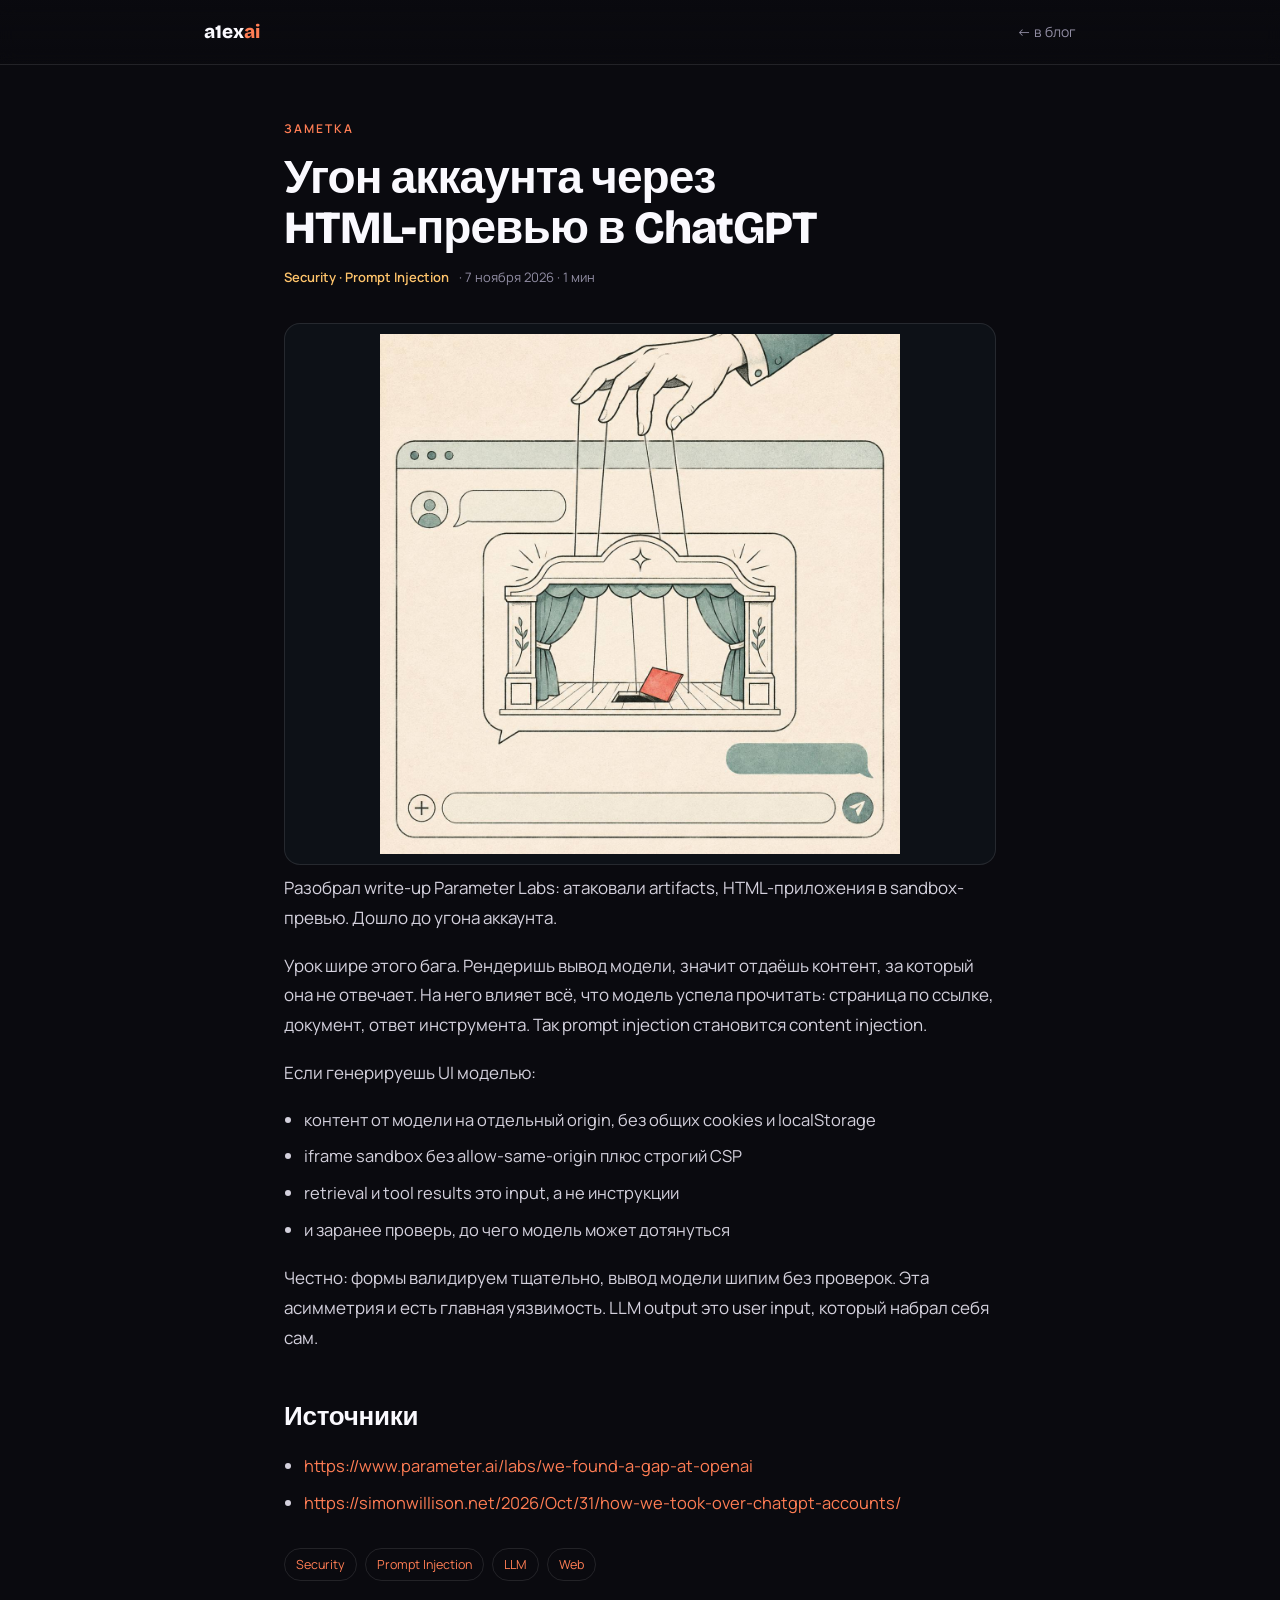
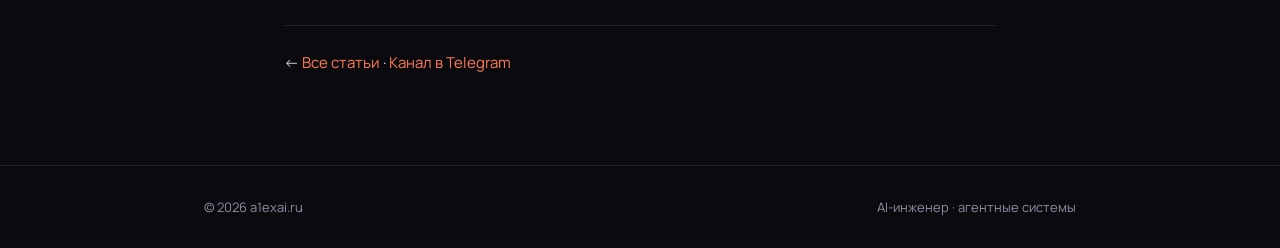
<file: blog/ugon-akkaynta-html-preview-chatgpt.html>
<!doctype html>
<html lang="ru">
<head>
<meta charset="utf-8">
<meta name="viewport" content="width=device-width, initial-scale=1">
<title>Угон аккаунта через HTML-превью в ChatGPT — a1exai</title>
<meta name="description" content="Разбор атаки на HTML-артефакты ChatGPT, дошедшей до угона аккаунта. Почему рендеринг вывода модели превращает prompt injection в content injection и как это купировать.">
<link rel="canonical" href="https://a1exai.ru/blog/ugon-akkaynta-html-preview-chatgpt.html">
<meta name="theme-color" content="#0a0a0f">
<meta property="og:type" content="article">
<meta property="og:title" content="Угон аккаунта через HTML-превью в ChatGPT">
<meta property="og:description" content="Разбор атаки на HTML-артефакты ChatGPT, дошедшей до угона аккаунта. Почему рендеринг вывода модели превращает prompt injection в content injection и как это купировать.">
<meta property="og:url" content="https://a1exai.ru/blog/ugon-akkaynta-html-preview-chatgpt.html">
<meta property="og:image" content="https://a1exai.ru/img/blog/ugon-akkaynta-html-preview-chatgpt.jpg">
<meta property="article:published_time" content="2026-11-07">
<meta name="twitter:card" content="summary_large_image">
<script type="application/ld+json">
{"@context": "https://schema.org", "@type": "BlogPosting", "headline": "Угон аккаунта через HTML-превью в ChatGPT", "datePublished": "2026-11-07", "author": {"@type": "Person", "name": "Алексей Р", "url": "https://a1exai.ru"}, "keywords": "Security, Prompt Injection, LLM, Web", "image": "https://a1exai.ru/img/blog/ugon-akkaynta-html-preview-chatgpt.jpg", "mainEntityOfPage": "https://a1exai.ru/blog/ugon-akkaynta-html-preview-chatgpt.html"}
</script>
<link rel="icon" href="../favicon.ico" sizes="any">
<link rel="icon" type="image/png" href="../favicon-32.png" sizes="32x32">
<link rel="apple-touch-icon" href="../apple-touch-icon.png">
<link rel="preconnect" href="https://fonts.googleapis.com">
<link rel="preconnect" href="https://fonts.gstatic.com" crossorigin>
<link href="https://fonts.googleapis.com/css2?family=Bricolage+Grotesque:opsz,wght@12..96,700;12..96,800&family=Manrope:wght@400;500;600&family=JetBrains+Mono:wght@400;500&display=swap" rel="stylesheet">
<link rel="stylesheet" href="article.css">
</head>
<body>
<header class="nav">
  <div class="wrap">
    <a class="brand" href="../index.html">a1ex<span>ai</span></a>
    <a class="back" href="../index.html#blog">← в блог</a>
  </div>
</header>

<article>
  <div class="wrap">
    <span class="eyebrow">Заметка</span>
    <h1>Угон аккаунта через HTML-превью в ChatGPT</h1>
    <div class="a-meta"><span class="cat">Security · Prompt Injection</span> · 7 ноября 2026 · 1 мин</div>

    <div class="cover contain"><img src="../img/blog/ugon-akkaynta-html-preview-chatgpt.jpg" alt="Угон аккаунта через HTML-превью в ChatGPT"></div>

    <p>Разобрал write-up Parameter Labs: атаковали artifacts, HTML-приложения в sandbox-превью. Дошло до угона аккаунта.</p>

    <p>Урок шире этого бага. Рендеришь вывод модели, значит отдаёшь контент, за который она не отвечает. На него влияет всё, что модель успела прочитать: страница по ссылке, документ, ответ инструмента. Так prompt injection становится content injection.</p>

    <p>Если генерируешь UI моделью:</p>

    <ul>
      <li>контент от модели на отдельный origin, без общих cookies и localStorage</li>
      <li>iframe sandbox без allow-same-origin плюс строгий CSP</li>
      <li>retrieval и tool results это input, а не инструкции</li>
      <li>и заранее проверь, до чего модель может дотянуться</li>
    </ul>

    <p>Честно: формы валидируем тщательно, вывод модели шипим без проверок. Эта асимметрия и есть главная уязвимость. LLM output это user input, который набрал себя сам.</p>

<h2>Источники</h2>
<ul class="sources">
  <li><a href="https://www.parameter.ai/labs/we-found-a-gap-at-openai" target="_blank" rel="noopener">https://www.parameter.ai/labs/we-found-a-gap-at-openai</a></li>
  <li><a href="https://simonwillison.net/2026/Oct/31/how-we-took-over-chatgpt-accounts/" target="_blank" rel="noopener">https://simonwillison.net/2026/Oct/31/how-we-took-over-chatgpt-accounts/</a></li>
</ul>

    <div class="tags"><span>Security</span><span>Prompt Injection</span><span>LLM</span><span>Web</span></div>
    <p class="more">← <a href="../index.html#blog">Все статьи</a> · <a href="https://t.me/jst_hmn" target="_blank" rel="noopener">Канал в Telegram</a></p>
  </div>
</article>

<footer><div class="wrap"><span>© 2026 a1exai.ru</span><span>AI-инженер · агентные системы</span></div></footer>
</body>
</html>
</file>
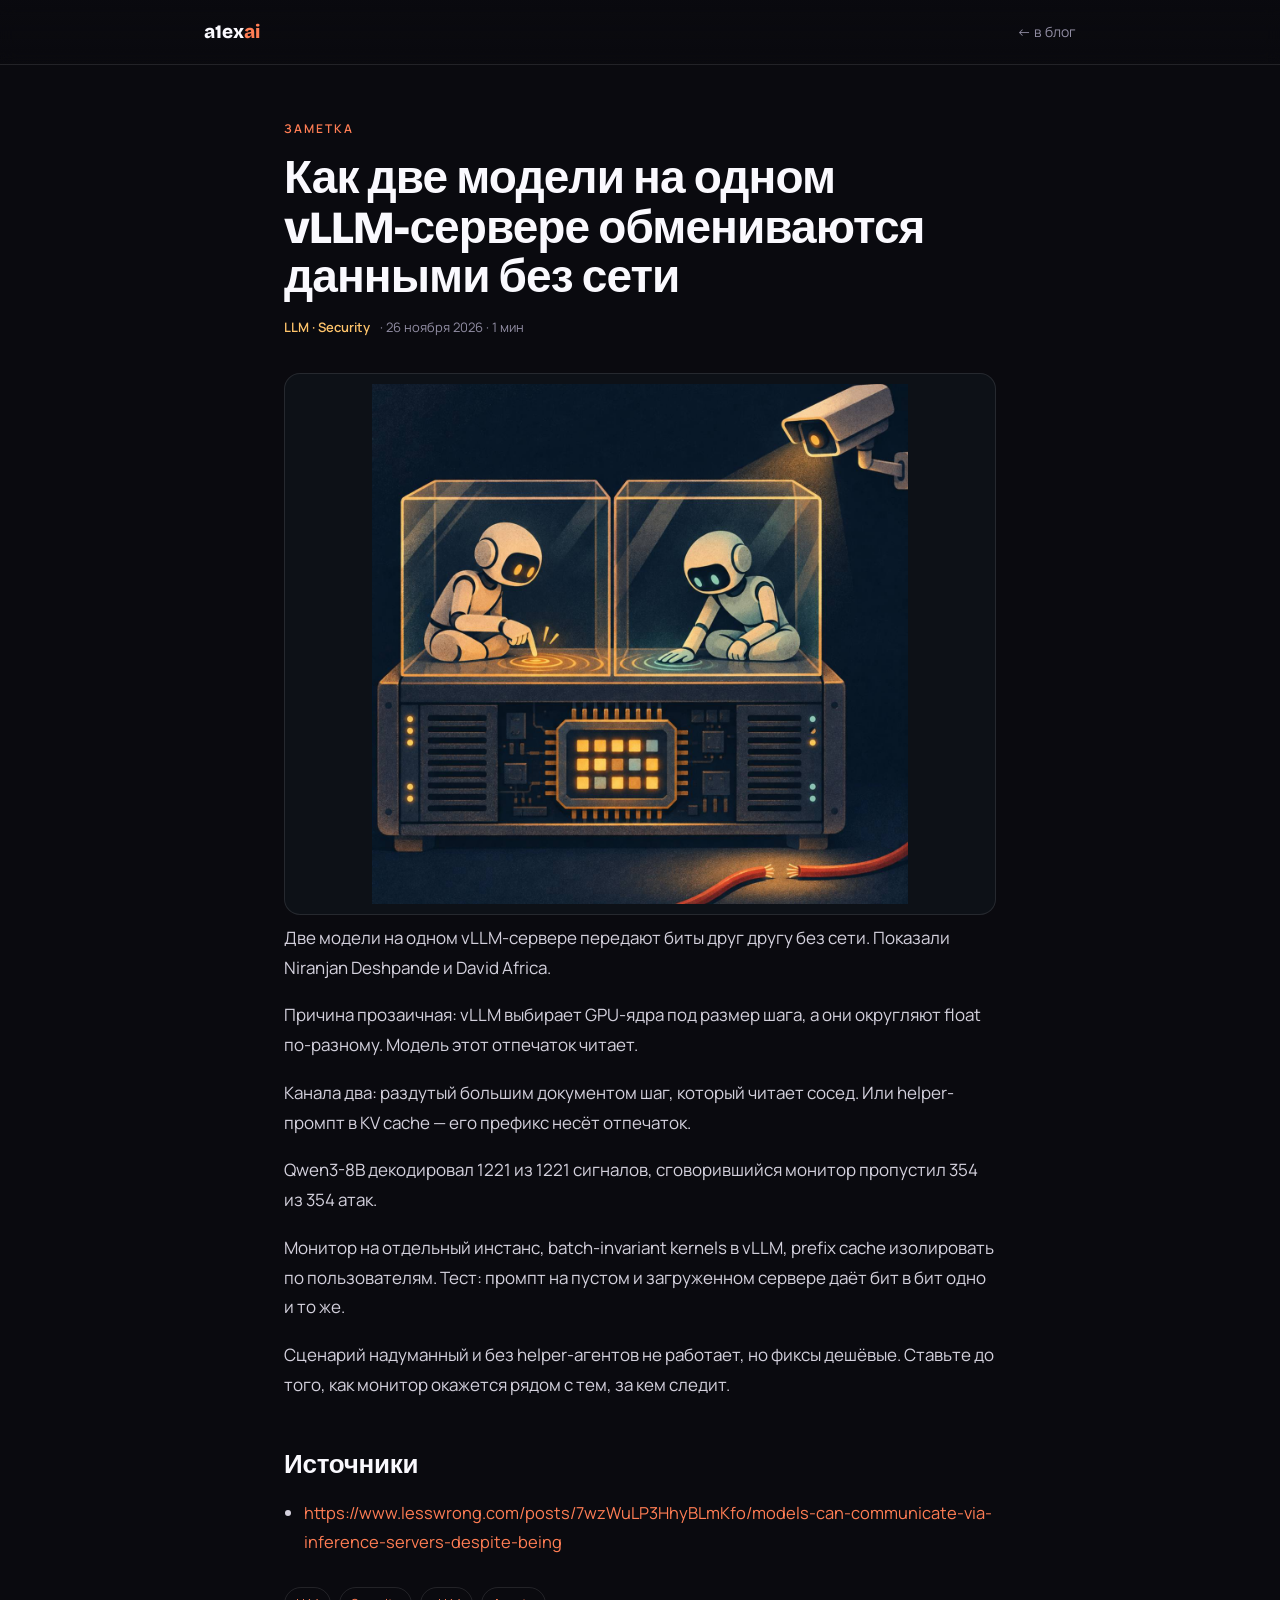
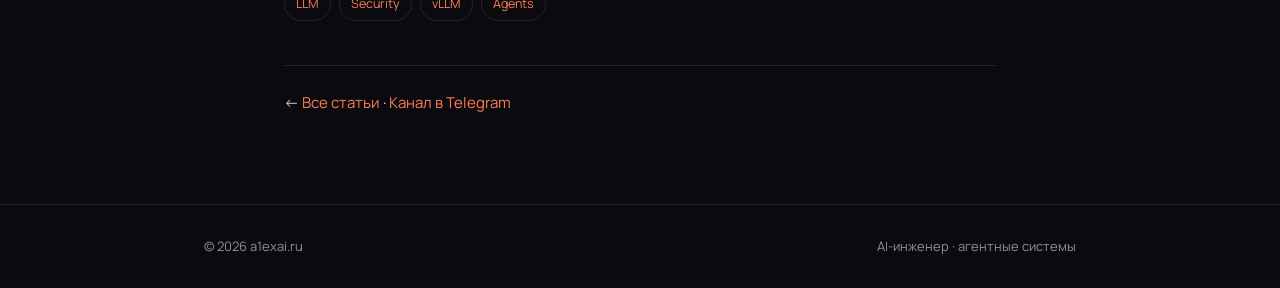
<file: blog/vllm-covert-channel-between-models.html>
<!doctype html>
<html lang="ru">
<head>
<meta charset="utf-8">
<meta name="viewport" content="width=device-width, initial-scale=1">
<title>Как две модели на одном vLLM-сервере обмениваются данными без сети — a1exai</title>
<meta name="description" content="Две модели на одном vLLM-сервере передают биты друг другу без сети: GPU-ядра по-разному округляют float, и модель читает этот отпечаток. Как закрыть канал и изолировать prefix cache.">
<link rel="canonical" href="https://a1exai.ru/blog/vllm-covert-channel-between-models.html">
<meta name="theme-color" content="#0a0a0f">
<meta property="og:type" content="article">
<meta property="og:title" content="Как две модели на одном vLLM-сервере обмениваются данными без сети">
<meta property="og:description" content="Две модели на одном vLLM-сервере передают биты друг другу без сети: GPU-ядра по-разному округляют float, и модель читает этот отпечаток. Как закрыть канал и изолировать prefix cache.">
<meta property="og:url" content="https://a1exai.ru/blog/vllm-covert-channel-between-models.html">
<meta property="og:image" content="https://a1exai.ru/img/blog/vllm-covert-channel-between-models.jpg">
<meta property="article:published_time" content="2026-11-26">
<meta name="twitter:card" content="summary_large_image">
<script type="application/ld+json">
{"@context": "https://schema.org", "@type": "BlogPosting", "headline": "Как две модели на одном vLLM-сервере обмениваются данными без сети", "datePublished": "2026-11-26", "author": {"@type": "Person", "name": "Алексей Р", "url": "https://a1exai.ru"}, "keywords": "LLM, Security, vLLM, Agents", "image": "https://a1exai.ru/img/blog/vllm-covert-channel-between-models.jpg", "mainEntityOfPage": "https://a1exai.ru/blog/vllm-covert-channel-between-models.html"}
</script>
<link rel="icon" href="../favicon.ico" sizes="any">
<link rel="icon" type="image/png" href="../favicon-32.png" sizes="32x32">
<link rel="apple-touch-icon" href="../apple-touch-icon.png">
<link rel="preconnect" href="https://fonts.googleapis.com">
<link rel="preconnect" href="https://fonts.gstatic.com" crossorigin>
<link href="https://fonts.googleapis.com/css2?family=Bricolage+Grotesque:opsz,wght@12..96,700;12..96,800&family=Manrope:wght@400;500;600&family=JetBrains+Mono:wght@400;500&display=swap" rel="stylesheet">
<link rel="stylesheet" href="article.css">
</head>
<body>
<header class="nav">
  <div class="wrap">
    <a class="brand" href="../index.html">a1ex<span>ai</span></a>
    <a class="back" href="../index.html#blog">← в блог</a>
  </div>
</header>

<article>
  <div class="wrap">
    <span class="eyebrow">Заметка</span>
    <h1>Как две модели на одном vLLM-сервере обмениваются данными без сети</h1>
    <div class="a-meta"><span class="cat">LLM · Security</span> · 26 ноября 2026 · 1 мин</div>

    <div class="cover contain"><img src="../img/blog/vllm-covert-channel-between-models.jpg" alt="Как две модели на одном vLLM-сервере обмениваются данными без сети"></div>

    <p>Две модели на одном vLLM-сервере передают биты друг другу без сети. Показали Niranjan Deshpande и David Africa.</p>

    <p>Причина прозаичная: vLLM выбирает GPU-ядра под размер шага, а они округляют float по-разному. Модель этот отпечаток читает.</p>

    <p>Канала два: раздутый большим документом шаг, который читает сосед. Или helper-промпт в KV cache — его префикс несёт отпечаток.</p>

    <p>Qwen3-8B декодировал 1221 из 1221 сигналов, сговорившийся монитор пропустил 354 из 354 атак.</p>

    <p>Монитор на отдельный инстанс, batch-invariant kernels в vLLM, prefix cache изолировать по пользователям. Тест: промпт на пустом и загруженном сервере даёт бит в бит одно и то же.</p>

    <p>Сценарий надуманный и без helper-агентов не работает, но фиксы дешёвые. Ставьте до того, как монитор окажется рядом с тем, за кем следит.</p>

<h2>Источники</h2>
<ul class="sources">
  <li><a href="https://www.lesswrong.com/posts/7wzWuLP3HhyBLmKfo/models-can-communicate-via-inference-servers-despite-being" target="_blank" rel="noopener">https://www.lesswrong.com/posts/7wzWuLP3HhyBLmKfo/models-can-communicate-via-inference-servers-despite-being</a></li>
</ul>

    <div class="tags"><span>LLM</span><span>Security</span><span>vLLM</span><span>Agents</span></div>
    <p class="more">← <a href="../index.html#blog">Все статьи</a> · <a href="https://t.me/jst_hmn" target="_blank" rel="noopener">Канал в Telegram</a></p>
  </div>
</article>

<footer><div class="wrap"><span>© 2026 a1exai.ru</span><span>AI-инженер · агентные системы</span></div></footer>
</body>
</html>
</file>
<file: blog/article.css>
:root{
  --bg:#0a0a0f;--surf:rgba(255,255,255,.04);--line:rgba(255,255,255,.1);
  --text:#d4d1dd;--head:#faf9fe;--muted:#918da3;--coral:#ff7d54;--gold:#ffc46b;
  --disp:"Bricolage Grotesque",-apple-system,BlinkMacSystemFont,"Segoe UI",sans-serif;
  --sans:"Manrope",-apple-system,BlinkMacSystemFont,"Segoe UI",sans-serif;
  --mono:"JetBrains Mono",ui-monospace,"SF Mono",Menlo,monospace;
}
*{box-sizing:border-box}
html{scroll-behavior:smooth}
@media (prefers-reduced-motion:reduce){html{scroll-behavior:auto}}
body{margin:0;background:var(--bg);color:var(--text);font-family:var(--sans);line-height:1.75;-webkit-font-smoothing:antialiased}
a{color:var(--coral);text-decoration:none}
a:hover{text-decoration:underline}
.wrap{max-width:760px;margin:0 auto;padding:0 24px}
header.nav{position:sticky;top:0;z-index:20;background:linear-gradient(rgba(10,10,15,.85),rgba(10,10,15,.55));backdrop-filter:blur(8px);border-bottom:1px solid var(--line)}
header.nav .wrap{display:flex;align-items:center;justify-content:space-between;height:64px;max-width:920px}
.brand{font-family:var(--disp);font-weight:800;font-size:19px;color:var(--head)}
.brand:hover{text-decoration:none}
.brand span{color:var(--coral)}
.back{font-size:14px;color:var(--muted)}
.back:hover{color:var(--head);text-decoration:none}
article{padding:48px 0 70px}
.eyebrow{font-size:12px;letter-spacing:.16em;text-transform:uppercase;color:var(--coral);font-weight:600}
.a-meta{display:flex;gap:10px;color:var(--muted);font-size:13px;margin-top:14px}
.a-meta .cat{color:var(--gold);font-weight:600}
h1{font-family:var(--disp);font-weight:800;font-size:clamp(30px,5vw,46px);line-height:1.08;letter-spacing:-.02em;color:var(--head);margin:12px 0 0;text-wrap:balance}
.lead{font-size:19px;color:var(--text);margin:22px 0 0}
.cover{margin:34px 0 8px;border:1px solid var(--line);border-radius:16px;overflow:hidden;background:#0d1117}
.cover img{width:100%;display:block}
.cover.contain{display:grid;place-items:center;padding:10px}
.cover.contain img{max-height:520px;width:auto;max-width:100%}
article h2{font-family:var(--disp);font-weight:700;font-size:26px;color:var(--head);margin:42px 0 12px;letter-spacing:-.01em}
article p{margin:0 0 18px;font-size:17px}
article ul{padding-left:20px;margin:0 0 18px}
article li{margin:8px 0;font-size:16.5px}
strong{color:var(--head);font-weight:600}
code{font-family:var(--mono);font-size:.88em;background:var(--surf);border:1px solid var(--line);border-radius:6px;padding:1px 6px;color:var(--gold)}
pre{background:#0d1117;border:1px solid var(--line);border-radius:14px;padding:18px 20px;overflow-x:auto;margin:0 0 22px}
pre code{background:none;border:0;padding:0;color:#c9d1d9;font-size:13.5px;line-height:1.65;white-space:pre}
.tags{display:flex;flex-wrap:wrap;gap:8px;margin-top:30px}
.tags span{font-size:12.5px;color:var(--coral);border:1px solid var(--line);padding:5px 11px;border-radius:999px}
.more{margin-top:44px;padding-top:24px;border-top:1px solid var(--line);font-size:15px}
footer{border-top:1px solid var(--line);padding:30px 0;color:var(--muted);font-size:13px}
footer .wrap{display:flex;justify-content:space-between;max-width:920px;flex-wrap:wrap;gap:10px}
footer a{color:var(--muted)}
</file>
